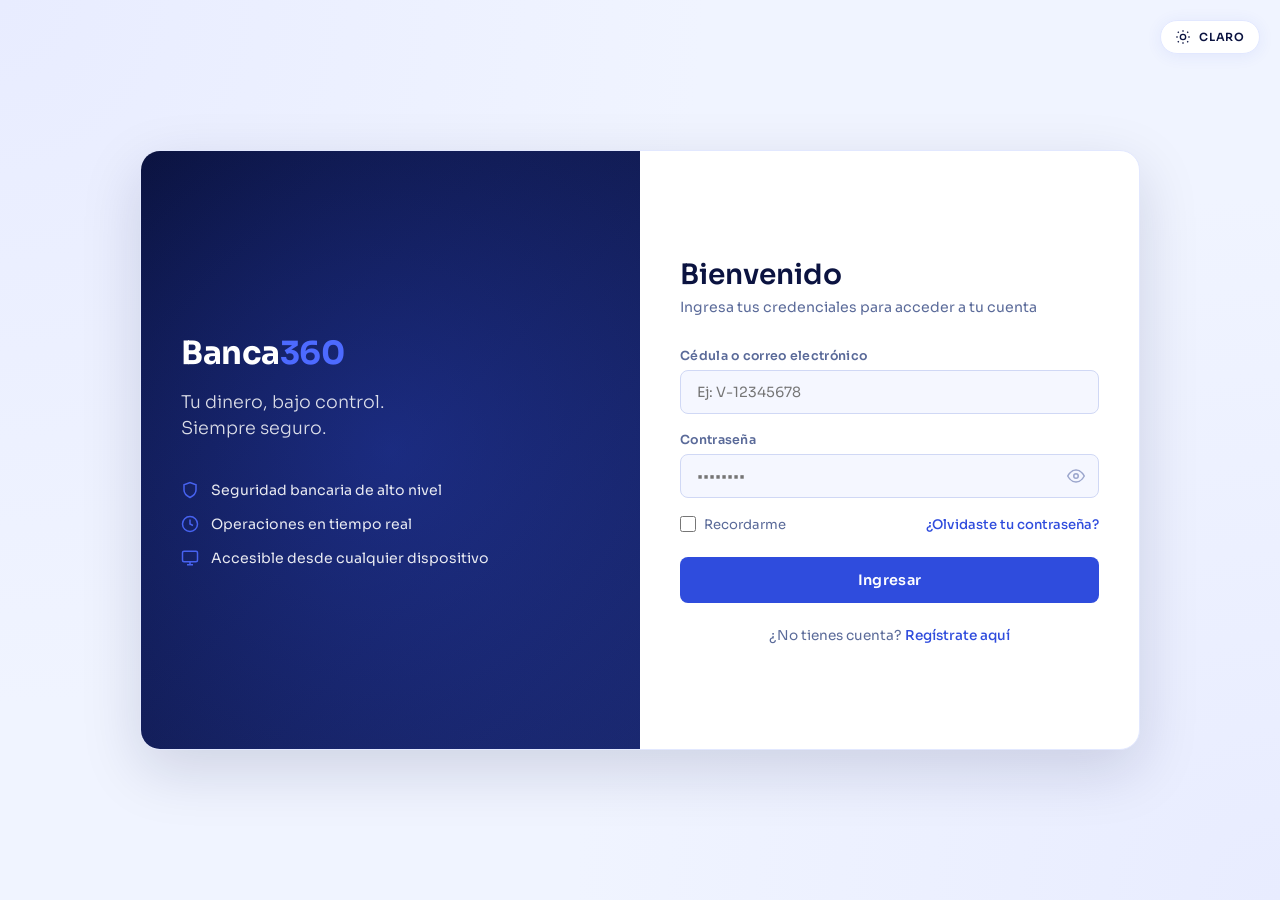
<file: index.html>
<!DOCTYPE html>
<html lang="es" data-theme="light">
<head>
  <meta charset="UTF-8"/>
  <meta name="viewport" content="width=device-width, initial-scale=1.0"/>
  <title>Banca 360 — Iniciar Sesión</title>
  <link href="https://fonts.googleapis.com/css2?family=Sora:wght@300;400;500;600;700&family=JetBrains+Mono:wght@400;500&display=swap" rel="stylesheet"/>
  <link rel="stylesheet" href="styles/main.css"/>
  <link rel="stylesheet" href="styles/auth.css"/>
</head>
<body class="auth-page">

  <!-- Botón flotante de tema -->
  <button class="theme-toggle-float" onclick="Theme.toggle()">
    <svg id="iconSun" fill="none" stroke="currentColor" stroke-width="2" viewBox="0 0 24 24" width="16" height="16">
      <circle cx="12" cy="12" r="4"/>
      <path d="M12 2v2M12 20v2M4.22 4.22l1.42 1.42M18.36 18.36l1.42 1.42M2 12h2M20 12h2M4.22 19.78l1.42-1.42M18.36 5.64l1.42-1.42"/>
    </svg>
    <svg id="iconMoon" fill="none" stroke="currentColor" stroke-width="2" viewBox="0 0 24 24" width="16" height="16" style="display:none">
      <path d="M21 12.79A9 9 0 1111.21 3 7 7 0 0021 12.79z"/>
    </svg>
    <span id="themeLabel">CLARO</span>
  </button>

  <div class="auth-container">

    <!-- Panel izquierdo: branding -->
    <div class="auth-brand animate-in">
      <div class="brand-logo">Banca<span>360</span></div>
      <p class="brand-tagline">Tu dinero, bajo control.<br/>Siempre seguro.</p>
      <div class="brand-features">
        <div class="brand-feature">
          <svg fill="none" stroke="currentColor" stroke-width="2" viewBox="0 0 24 24" width="18" height="18">
            <path d="M12 22s8-4 8-10V5l-8-3-8 3v7c0 6 8 10 8 10z"/>
          </svg>
          Seguridad bancaria de alto nivel
        </div>
        <div class="brand-feature">
          <svg fill="none" stroke="currentColor" stroke-width="2" viewBox="0 0 24 24" width="18" height="18">
            <circle cx="12" cy="12" r="10"/>
            <polyline points="12 6 12 12 16 14"/>
          </svg>
          Operaciones en tiempo real
        </div>
        <div class="brand-feature">
          <svg fill="none" stroke="currentColor" stroke-width="2" viewBox="0 0 24 24" width="18" height="18">
            <rect x="2" y="3" width="20" height="14" rx="2"/>
            <path d="M8 21h8M12 17v4"/>
          </svg>
          Accesible desde cualquier dispositivo
        </div>
      </div>
    </div>

    <!-- Panel derecho: formulario -->
    <div class="auth-form-panel animate-in" style="animation-delay:0.1s">
      <div class="auth-form-header">
        <h1>Bienvenido</h1>
        <p>Ingresa tus credenciales para acceder a tu cuenta</p>
      </div>

      <form id="loginForm" novalidate>

        <div class="input-group">
          <label for="email">Cédula o correo electrónico</label>
          <div class="input-wrap">
            <input
              type="text"
              id="email"
              placeholder="Ej: V-12345678"
              autocomplete="username"
            />
          </div>
          <span class="error-msg" id="emailError">Este campo es obligatorio.</span>
        </div>

        <div class="input-group">
          <label for="password">Contraseña</label>
          <div class="input-wrap">
            <input
              type="password"
              id="password"
              class="has-icon"
              placeholder="••••••••"
              autocomplete="current-password"
            />
            <span class="input-icon" onclick="togglePasswordVisibility()">
              <svg id="passEyeOpen" fill="none" stroke="currentColor" stroke-width="2" viewBox="0 0 24 24">
                <path d="M1 12s4-8 11-8 11 8 11 8-4 8-11 8-11-8-11-8z"/>
                <circle cx="12" cy="12" r="3"/>
              </svg>
              <svg id="passEyeClosed" fill="none" stroke="currentColor" stroke-width="2" viewBox="0 0 24 24" style="display:none">
                <path d="M17.94 17.94A10.07 10.07 0 0112 20c-7 0-11-8-11-8a18.45 18.45 0 015.06-5.94M9.9 4.24A9.12 9.12 0 0112 4c7 0 11 8 11 8a18.5 18.5 0 01-2.16 3.19m-6.72-1.07a3 3 0 11-4.24-4.24"/>
                <line x1="1" y1="1" x2="23" y2="23"/>
              </svg>
            </span>
          </div>
          <span class="error-msg" id="passwordError">La contraseña no puede estar vacía.</span>
        </div>

        <div class="login-options">
          <span class="error-msg login-general-error" id="loginGeneralError"></span>
          <label class="checkbox-wrap">
            <input type="checkbox" id="rememberMe"/>
            <span>Recordarme</span>
          </label>
          <a href="pages/recover.html" class="link-text">¿Olvidaste tu contraseña?</a>
        </div>

        <button type="submit" class="btn-primary" id="loginBtn">
          <span id="loginBtnText">Ingresar</span>
          <div class="spinner" id="loginSpinner"></div>
        </button>

      </form>

      <p class="auth-footer-text">
        ¿No tienes cuenta?
        <a href="pages/register.html" class="link-text">Regístrate aquí</a>
      </p>
    </div>

  </div>

  <script src="js/storage.js"></script>
  <script src="js/theme.js"></script>
  <script src="js/auth.js"></script>
  <script>
    Theme.init();
  </script>
</body>
</html>
</file>
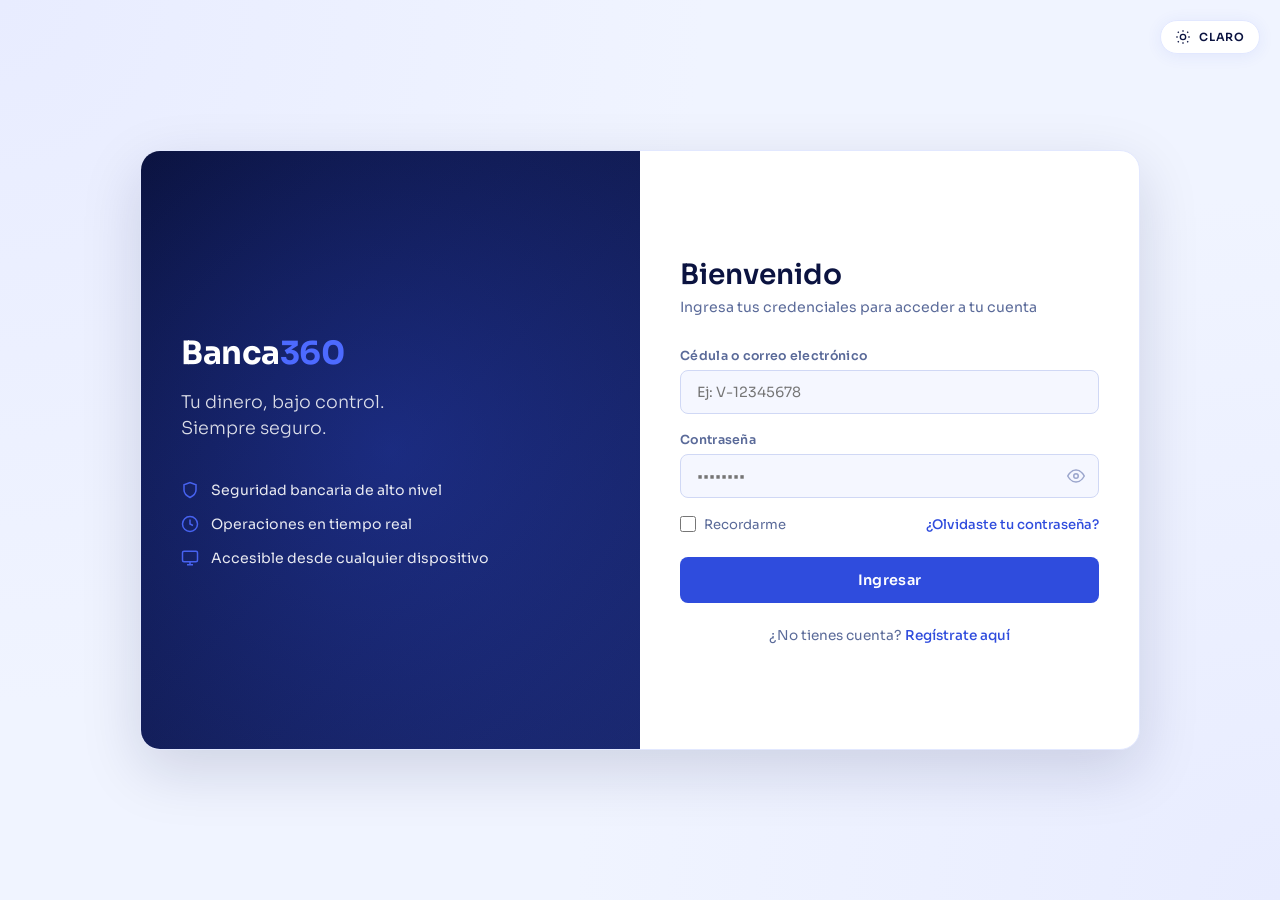
<file: pages/dashboard.html>
<!DOCTYPE html>
<html lang="es" data-theme="light">
<head>
  <meta charset="UTF-8"/>
  <meta name="viewport" content="width=device-width, initial-scale=1.0"/>
  <title>Banca 360 — Dashboard</title>
  <link href="https://fonts.googleapis.com/css2?family=Sora:wght@300;400;500;600;700&family=JetBrains+Mono:wght@400;500&display=swap" rel="stylesheet"/>
  <link rel="stylesheet" href="../styles/main.css"/>
  <link rel="stylesheet" href="../styles/dashboard.css"/>
</head>
<body>

  <div class="app-shell">

    <!-- ============ SIDEBAR ============ -->
    <aside class="sidebar">
      <div class="sidebar-logo">Banca<span>360</span></div>

      <nav class="sidebar-nav">
        <a href="dashboard.html" class="sidebar-link active">
          <svg fill="none" stroke="currentColor" stroke-width="2" viewBox="0 0 24 24">
            <rect x="3" y="3" width="7" height="7"/>
            <rect x="14" y="3" width="7" height="7"/>
            <rect x="14" y="14" width="7" height="7"/>
            <rect x="3" y="14" width="7" height="7"/>
          </svg>
          Dashboard
        </a>
        <a href="transfer.html" class="sidebar-link">
          <svg fill="none" stroke="currentColor" stroke-width="2" viewBox="0 0 24 24">
            <line x1="17" y1="3" x2="21" y2="7"/>
            <polyline points="21 7 21 11 17 11"/>
            <line x1="7" y1="21" x2="3" y2="17"/>
            <polyline points="3 17 3 13 7 13"/>
            <line x1="3" y1="17" x2="21" y2="7"/>
          </svg>
          Transferencias
        </a>
        <a href="mobile-payment.html" class="sidebar-link">
          <svg fill="none" stroke="currentColor" stroke-width="2" viewBox="0 0 24 24">
            <rect x="5" y="2" width="14" height="20" rx="2"/>
            <line x1="12" y1="18" x2="12.01" y2="18"/>
          </svg>
          Pago Móvil
        </a>
        <a href="deposit.html" class="sidebar-link">
          <svg fill="none" stroke="currentColor" stroke-width="2" viewBox="0 0 24 24">
            <line x1="12" y1="5" x2="12" y2="19"/>
            <line x1="5" y1="12" x2="19" y2="12"/>
          </svg>
          Depósitos
        </a>
        <a href="history.html" class="sidebar-link">
          <svg fill="none" stroke="currentColor" stroke-width="2" viewBox="0 0 24 24">
            <line x1="8" y1="6" x2="21" y2="6"/>
            <line x1="8" y1="12" x2="21" y2="12"/>
            <line x1="8" y1="18" x2="21" y2="18"/>
            <circle cx="4" cy="6" r="1"/>
            <circle cx="4" cy="12" r="1"/>
            <circle cx="4" cy="18" r="1"/>
          </svg>
          Historial
        </a>
        <a href="profile.html" class="sidebar-link">
          <svg fill="none" stroke="currentColor" stroke-width="2" viewBox="0 0 24 24">
            <path d="M20 21v-2a4 4 0 00-4-4H8a4 4 0 00-4 4v2"/>
            <circle cx="12" cy="7" r="4"/>
          </svg>
          Perfil
        </a>
      </nav>

      <div class="sidebar-footer">
        <a href="#" class="sidebar-link" onclick="AuthGuard.logout(); return false;">
          <svg fill="none" stroke="currentColor" stroke-width="2" viewBox="0 0 24 24">
            <path d="M9 21H5a2 2 0 01-2-2V5a2 2 0 012-2h4"/>
            <polyline points="16 17 21 12 16 7"/>
            <line x1="21" y1="12" x2="9" y2="12"/>
          </svg>
          Cerrar sesión
        </a>
      </div>
    </aside>

    <!-- ============ MAIN ============ -->
    <main class="app-main">

      <!-- TOPBAR -->
      <header class="topbar">
        <div class="topbar-greeting">
          Hola, <strong id="greetingName">—</strong>
        </div>
        <div class="topbar-actions">
          <button class="theme-toggle" onclick="Theme.toggle()">
            <svg id="iconSun" fill="none" stroke="currentColor" stroke-width="2" viewBox="0 0 24 24" width="14" height="14">
              <circle cx="12" cy="12" r="4"/>
              <path d="M12 2v2M12 20v2M4.22 4.22l1.42 1.42M18.36 18.36l1.42 1.42M2 12h2M20 12h2M4.22 19.78l1.42-1.42M18.36 5.64l1.42-1.42"/>
            </svg>
            <svg id="iconMoon" fill="none" stroke="currentColor" stroke-width="2" viewBox="0 0 24 24" width="14" height="14" style="display:none">
              <path d="M21 12.79A9 9 0 1111.21 3 7 7 0 0021 12.79z"/>
            </svg>
            <span id="themeLabel">CLARO</span>
          </button>
        </div>
      </header>

      <!-- CONTENT -->
      <section class="content">
        <h1 class="page-title">Resumen de cuenta</h1>

        <!-- TARJETA DE SALDO -->
        <div class="balance-card">
          <div class="balance-label">Saldo disponible</div>
          <div class="balance-row">
            <div class="balance-amount" id="balanceAmount">$0.00</div>
            <button class="balance-toggle" onclick="toggleBalance()" title="Mostrar/ocultar saldo">
              <svg id="balanceEyeOpen" fill="none" stroke="currentColor" stroke-width="2" viewBox="0 0 24 24" width="18" height="18">
                <path d="M1 12s4-8 11-8 11 8 11 8-4 8-11 8-11-8-11-8z"/>
                <circle cx="12" cy="12" r="3"/>
              </svg>
              <svg id="balanceEyeClosed" fill="none" stroke="currentColor" stroke-width="2" viewBox="0 0 24 24" width="18" height="18" style="display:none">
                <path d="M17.94 17.94A10.07 10.07 0 0112 20c-7 0-11-8-11-8a18.45 18.45 0 015.06-5.94M9.9 4.24A9.12 9.12 0 0112 4c7 0 11 8 11 8a18.5 18.5 0 01-2.16 3.19m-6.72-1.07a3 3 0 11-4.24-4.24"/>
                <line x1="1" y1="1" x2="23" y2="23"/>
              </svg>
            </button>
          </div>
        </div>

        <!-- ACCESOS RÁPIDOS -->
        <div class="quick-actions">
          <a href="transfer.html" class="quick-action">
            <svg fill="none" stroke="currentColor" stroke-width="2" viewBox="0 0 24 24" width="22" height="22">
              <line x1="17" y1="3" x2="21" y2="7"/>
              <polyline points="21 7 21 11 17 11"/>
              <line x1="7" y1="21" x2="3" y2="17"/>
              <polyline points="3 17 3 13 7 13"/>
              <line x1="3" y1="17" x2="21" y2="7"/>
            </svg>
            Transferir
          </a>
          <a href="mobile-payment.html" class="quick-action">
            <svg fill="none" stroke="currentColor" stroke-width="2" viewBox="0 0 24 24" width="22" height="22">
              <rect x="5" y="2" width="14" height="20" rx="2"/>
              <line x1="12" y1="18" x2="12.01" y2="18"/>
            </svg>
            Pago Móvil
          </a>
          <a href="deposit.html" class="quick-action">
            <svg fill="none" stroke="currentColor" stroke-width="2" viewBox="0 0 24 24" width="22" height="22">
              <line x1="12" y1="5" x2="12" y2="19"/>
              <line x1="5" y1="12" x2="19" y2="12"/>
            </svg>
            Depositar
          </a>
        </div>

        <!-- ÚLTIMAS 3 TRANSACCIONES -->
        <div class="section-header">
          <h2 class="section-title">Últimas transacciones</h2>
          <a href="history.html" class="link-text">Ver todas →</a>
        </div>
        <div class="tx-list" id="txList">
          <!-- Se inserta desde dashboard.js -->
        </div>

      </section>
    </main>

  </div>

  <!-- Scripts (orden importa) -->
  <script src="../js/storage.js"></script>
  <script src="../js/theme.js"></script>
  <script src="../js/auth-guard.js"></script>
  <script src="../js/dashboard.js"></script>
  <script>
    // 1. Verificar sesión activa. Si no, redirige al login.
    const currentUser = AuthGuard.protect();

    // 2. Si hay usuario, inicializar tema y dashboard.
    if (currentUser) {
      Theme.init();
      Dashboard.init(currentUser);
    }
  </script>
</body>
</html>
</file>
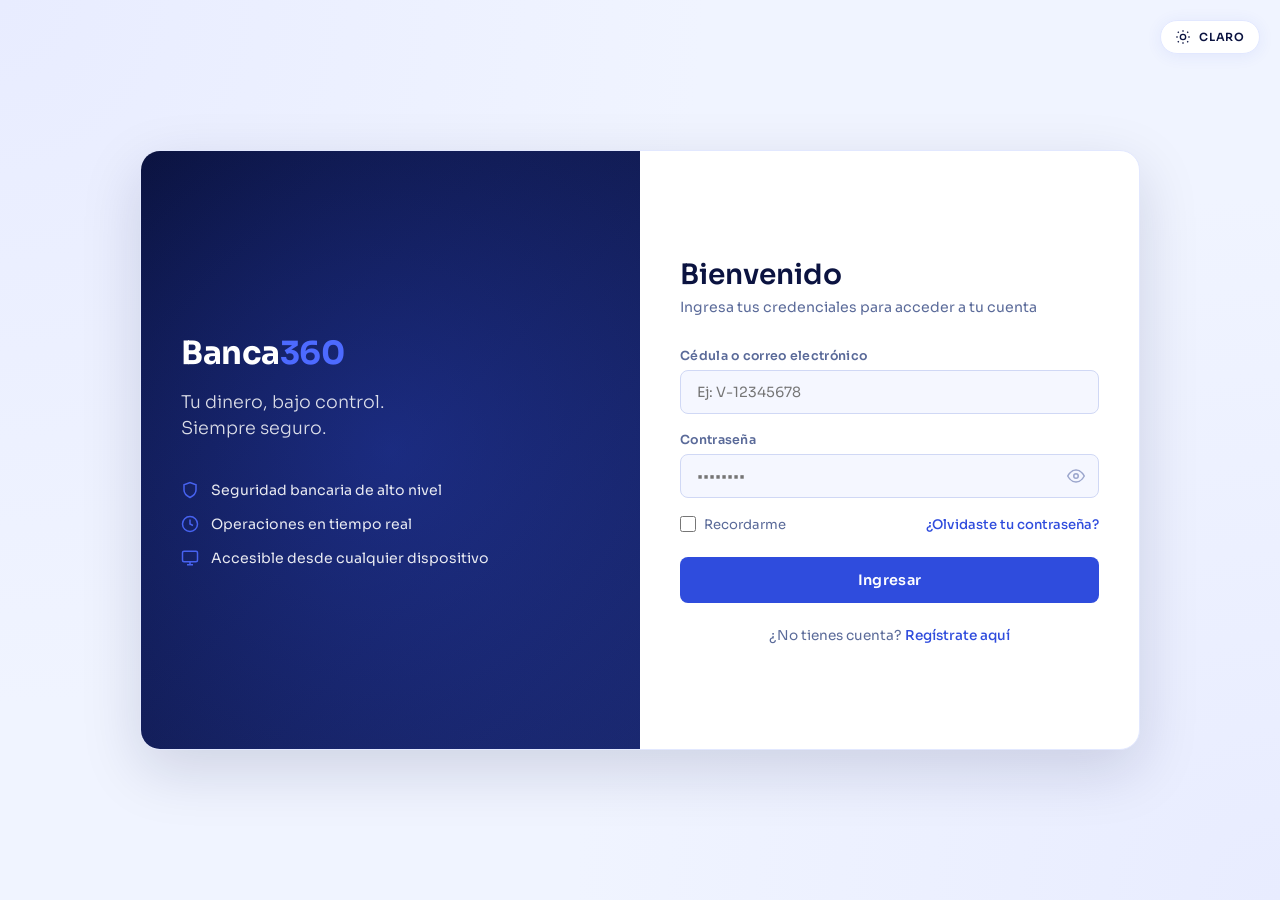
<file: pages/deposit.html>
<!DOCTYPE html>
<html lang="es" data-theme="light">
<head>
  <meta charset="UTF-8"/>
  <meta name="viewport" content="width=device-width, initial-scale=1.0"/>
  <title>Banca 360 — Depósitos</title>

  <link href="https://fonts.googleapis.com/css2?family=Sora:wght@300;400;500;600;700&family=JetBrains+Mono:wght@400;500&display=swap" rel="stylesheet"/>
  <link rel="stylesheet" href="../styles/main.css"/>
  <link rel="stylesheet" href="../styles/dashboard.css"/>
</head>

<body>
  <div class="app-shell">

    <aside class="sidebar">
      <div>
        <div class="sidebar-logo">Banca<span>360</span></div>

        <nav class="sidebar-nav">
          <a href="dashboard.html" class="sidebar-link">Dashboard</a>
          <a href="transfer.html" class="sidebar-link">Transferencias</a>
          <a href="mobile-payment.html" class="sidebar-link">Pago Móvil</a>
          <a href="deposit.html" class="sidebar-link active">Depósitos</a>
          <a href="history.html" class="sidebar-link">Historial</a>
          <a href="profile.html" class="sidebar-link">Perfil</a>
        </nav>
      </div>

      <div class="sidebar-footer">
        <a href="#" class="sidebar-link" onclick="AuthGuard.logout(); return false;">
          Cerrar sesión
        </a>
      </div>
    </aside>

    <main class="app-main">

      <header class="topbar">
        <div class="topbar-greeting">
          Hola, <strong id="greetingName">—</strong>
        </div>

        <button class="theme-toggle" onclick="Theme.toggle()">
          <svg id="iconSun" fill="none" stroke="currentColor" stroke-width="2" viewBox="0 0 24 24" width="14" height="14">
            <circle cx="12" cy="12" r="4"/>
            <path d="M12 2v2M12 20v2M4.22 4.22l1.42 1.42M18.36 18.36l1.42 1.42M2 12h2M20 12h2M4.22 19.78l1.42-1.42M18.36 5.64l1.42-1.42"/>
          </svg>
          <svg id="iconMoon" fill="none" stroke="currentColor" stroke-width="2" viewBox="0 0 24 24" width="14" height="14" style="display:none">
            <path d="M21 12.79A9 9 0 1111.21 3 7 7 0 0021 12.79z"/>
          </svg>
          <span id="themeLabel">CLARO</span>
        </button>
      </header>

      <section class="content">
        <h1 class="page-title">Registrar depósito</h1>

        <div class="card" style="max-width: 560px;">
          <form id="depositForm" novalidate>

            <div class="input-group">
              <label for="amount">Monto a depositar</label>
              <div class="input-wrap">
                <input
                  type="number"
                  id="amount"
                  placeholder="Ej: 100"
                  min="1"
                  step="0.01"
                />
              </div>
              <span class="error-msg" id="amountError">Ingresa un monto válido mayor a cero.</span>
            </div>

            <div class="input-group">
              <label for="description">Descripción</label>
              <div class="input-wrap">
                <input
                  type="text"
                  id="description"
                  placeholder="Ej: Depósito en taquilla"
                />
              </div>
              <span class="error-msg" id="descriptionError">La descripción es obligatoria.</span>
            </div>

            <div class="input-group">
              <label for="counterparty">Origen del depósito</label>
              <div class="input-wrap">
                <input
                  type="text"
                  id="counterparty"
                  placeholder="Ej: Cajero #01"
                />
              </div>
              <span class="error-msg" id="counterpartyError">El origen del depósito es obligatorio.</span>
            </div>

            <button type="submit" class="btn-primary">
              Registrar depósito
            </button>

            <p id="depositMessage" class="auth-footer-text"></p>
          </form>
        </div>
      </section>

    </main>
  </div>

  <script src="../js/storage.js"></script>
  <script src="../js/theme.js"></script>
  <script src="../js/auth-guard.js"></script>
  <script src="../js/deposit.js"></script>

  <script>
    const currentUser = AuthGuard.protect();

    if (currentUser) {
      Theme.init();
      Deposit.init(currentUser);
    }
  </script>
</body>
</html>
</file>
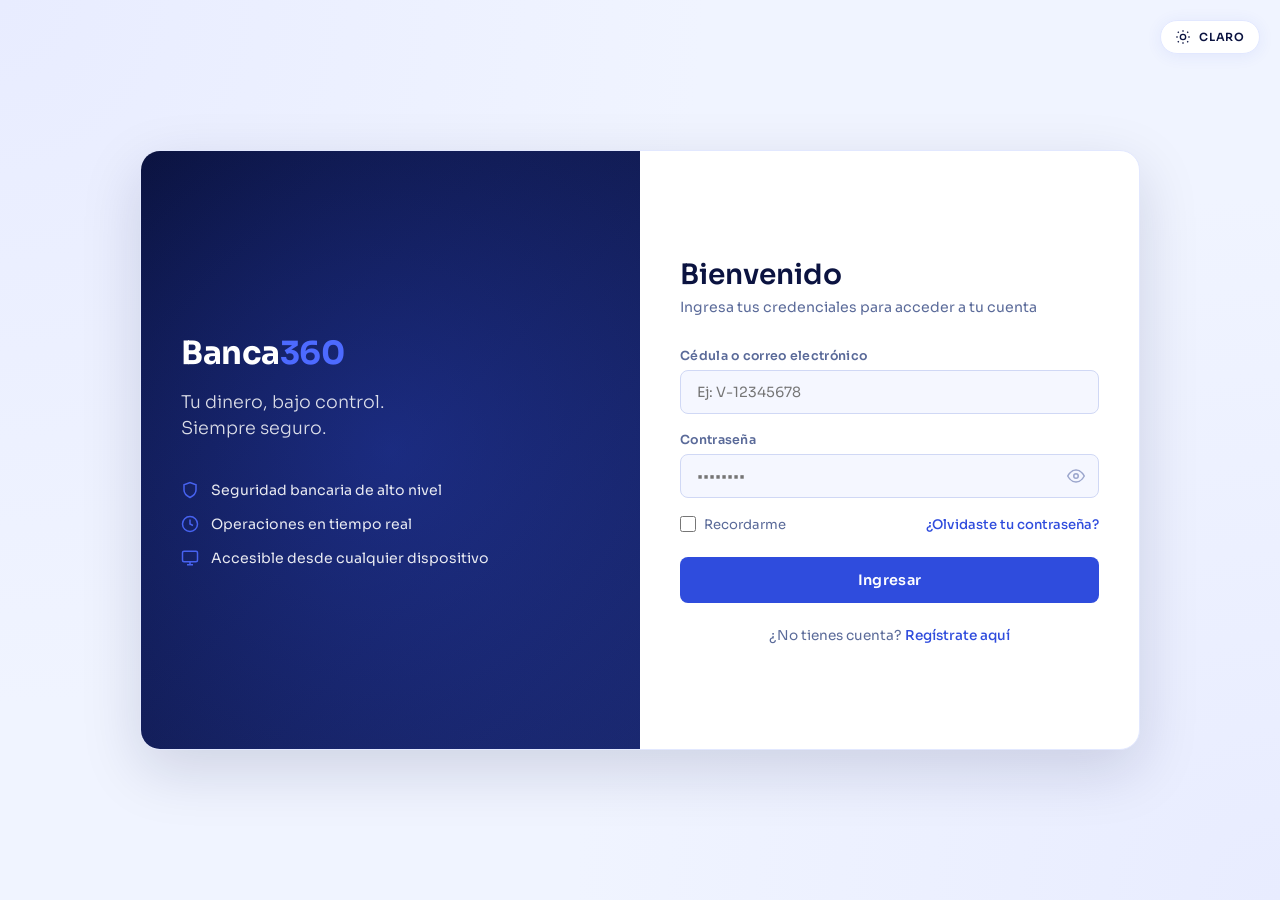
<file: pages/history.html>
<!DOCTYPE html>
<html lang="es" data-theme="light">
<head>
  <meta charset="UTF-8"/>
  <meta name="viewport" content="width=device-width, initial-scale=1.0"/>
  <title>Banca 360 — Historial</title>

  <link href="https://fonts.googleapis.com/css2?family=Sora:wght@300;400;500;600;700&family=JetBrains+Mono:wght@400;500&display=swap" rel="stylesheet"/>
  <link rel="stylesheet" href="../styles/main.css"/>
  <link rel="stylesheet" href="../styles/dashboard.css"/>
</head>

<body>
  <div class="app-shell">

    <aside class="sidebar">
      <div>
        <div class="sidebar-logo">Banca<span>360</span></div>

        <nav class="sidebar-nav">
          <a href="dashboard.html" class="sidebar-link">Dashboard</a>
          <a href="transfer.html" class="sidebar-link">Transferencias</a>
          <a href="mobile-payment.html" class="sidebar-link">Pago Móvil</a>
          <a href="deposit.html" class="sidebar-link">Depósitos</a>
          <a href="history.html" class="sidebar-link active">Historial</a>
          <a href="profile.html" class="sidebar-link">Perfil</a>
        </nav>
      </div>

      <div class="sidebar-footer">
        <a href="#" class="sidebar-link" onclick="AuthGuard.logout(); return false;">
          Cerrar sesión
        </a>
      </div>
    </aside>

    <main class="app-main">

      <header class="topbar">
        <div class="topbar-greeting">
          Hola, <strong id="greetingName">—</strong>
        </div>

        <button class="theme-toggle" onclick="Theme.toggle()">
          <svg id="iconSun" fill="none" stroke="currentColor" stroke-width="2" viewBox="0 0 24 24" width="14" height="14">
            <circle cx="12" cy="12" r="4"/>
            <path d="M12 2v2M12 20v2M4.22 4.22l1.42 1.42M18.36 18.36l1.42 1.42M2 12h2M20 12h2M4.22 19.78l1.42-1.42M18.36 5.64l1.42-1.42"/>
          </svg>
          <svg id="iconMoon" fill="none" stroke="currentColor" stroke-width="2" viewBox="0 0 24 24" width="14" height="14" style="display:none">
            <path d="M21 12.79A9 9 0 1111.21 3 7 7 0 0021 12.79z"/>
          </svg>
          <span id="themeLabel">CLARO</span>
        </button>
      </header>

      <section class="content">
        <h1 class="page-title">Historial de movimientos</h1>

        <div class="card" style="margin-bottom: 24px;">
          <div style="display:flex; gap:12px; flex-wrap:wrap;">
            <button type="button" class="filter-btn active" data-filter="all">
              Todos
            </button>

            <button type="button" class="filter-btn" data-filter="in">
              Solo entradas
            </button>

            <button type="button" class="filter-btn" data-filter="out">
              Solo salidas
            </button>
          </div>
        </div>

        <div class="tx-list" id="historyList">
          <!-- Se inserta desde history.js -->
        </div>

      </section>

    </main>
  </div>

  <script src="../js/storage.js"></script>
  <script src="../js/theme.js"></script>
  <script src="../js/auth-guard.js"></script>
  <script src="../js/history.js"></script>

  <script>
    const currentUser = AuthGuard.protect();

    if (currentUser) {
      Theme.init();
      HistoryPage.init(currentUser);
    }
  </script>
</body>
</html>
</file>
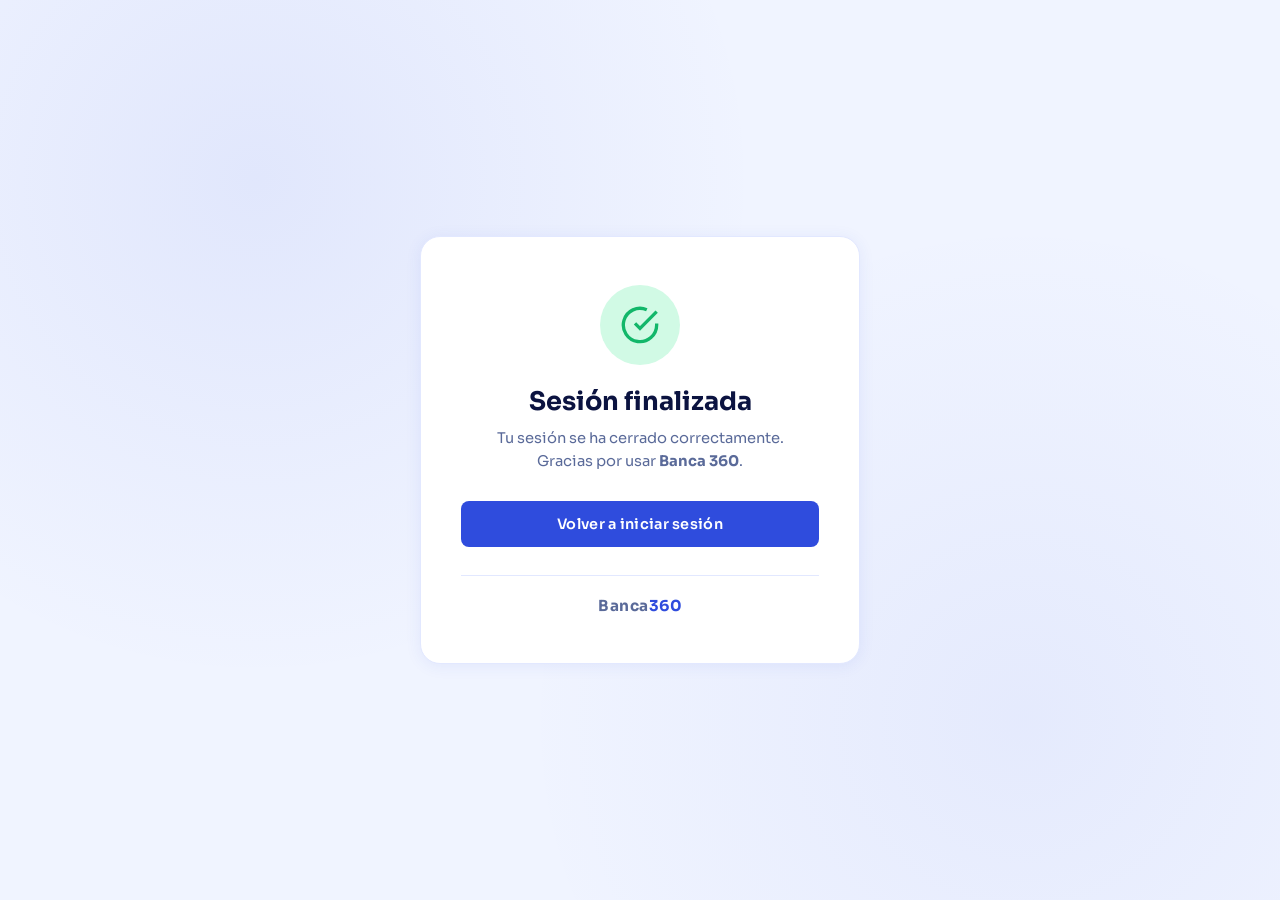
<file: pages/logout.html>
<!DOCTYPE html>
<html lang="es" data-theme="light">
<head>
  <meta charset="UTF-8"/>
  <meta name="viewport" content="width=device-width, initial-scale=1.0"/>
  <title>Banca 360 — Sesión finalizada</title>
  <link href="https://fonts.googleapis.com/css2?family=Sora:wght@300;400;500;600;700&display=swap" rel="stylesheet"/>
  <link rel="stylesheet" href="../styles/main.css"/>
  <link rel="stylesheet" href="../styles/dashboard.css"/>
</head>
<body>

  <div class="logout-screen">

    <div class="logout-card animate-in">

      <div class="logout-icon">
        <svg fill="none" stroke="currentColor" stroke-width="2" viewBox="0 0 24 24">
          <path d="M22 11.08V12a10 10 0 11-5.93-9.14"/>
          <polyline points="22 4 12 14.01 9 11.01"/>
        </svg>
      </div>

      <h1 class="logout-title">Sesión finalizada</h1>
      <p class="logout-subtitle">
        Tu sesión se ha cerrado correctamente.<br/>
        Gracias por usar <strong>Banca 360</strong>.
      </p>

      <a href="../index.html" class="btn-primary logout-action">
        Volver a iniciar sesión
      </a>

      <div class="logout-brand">
        Banca<span>360</span>
      </div>

    </div>

  </div>

  <script src="../js/storage.js"></script>
  <script src="../js/theme.js"></script>
  <script>
    // Mantener el tema elegido por el usuario.
    Theme.init();
    // Asegurarnos de que la sesión esté cerrada al llegar aquí.
    BancaStorage.clearSession();
  </script>
</body>
</html>
</file>
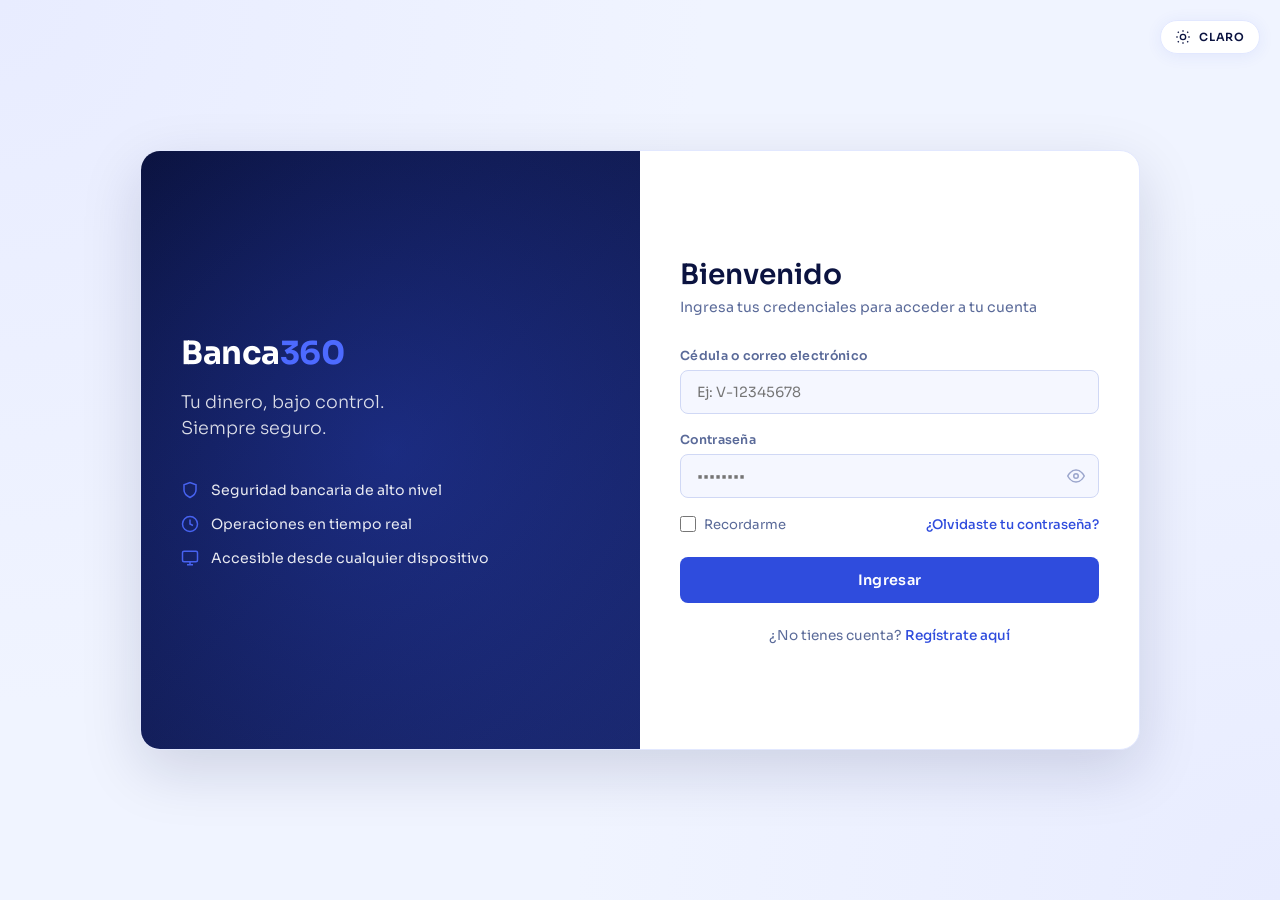
<file: pages/mobile-payment.html>
<!DOCTYPE html>
<html lang="es" data-theme="light">
<head>
  <meta charset="UTF-8"/>
  <meta name="viewport" content="width=device-width, initial-scale=1.0"/>
  <title>Banca 360 — Pago Móvil</title>

  <link href="https://fonts.googleapis.com/css2?family=Sora:wght@300;400;500;600;700&family=JetBrains+Mono:wght@400;500&display=swap" rel="stylesheet"/>
  <link rel="stylesheet" href="../styles/main.css"/>
  <link rel="stylesheet" href="../styles/dashboard.css"/>
</head>

<body>
  <div class="app-shell">

    <aside class="sidebar">
      <div>
        <div class="sidebar-logo">Banca<span>360</span></div>

        <nav class="sidebar-nav">
          <a href="dashboard.html" class="sidebar-link">Dashboard</a>
          <a href="transfer.html" class="sidebar-link">Transferencias</a>
          <a href="mobile-payment.html" class="sidebar-link active">Pago Móvil</a>
          <a href="deposit.html" class="sidebar-link">Depósitos</a>
          <a href="history.html" class="sidebar-link">Historial</a>
          <a href="profile.html" class="sidebar-link">Perfil</a>
        </nav>
      </div>

      <div class="sidebar-footer">
        <a href="#" class="sidebar-link" onclick="AuthGuard.logout(); return false;">
          Cerrar sesión
        </a>
      </div>
    </aside>

    <main class="app-main">

      <header class="topbar">
        <div class="topbar-greeting">
          Hola, <strong id="greetingName">—</strong>
        </div>

        <button class="theme-toggle" onclick="Theme.toggle()">
          <svg id="iconSun" fill="none" stroke="currentColor" stroke-width="2" viewBox="0 0 24 24" width="14" height="14">
            <circle cx="12" cy="12" r="4"/>
            <path d="M12 2v2M12 20v2M4.22 4.22l1.42 1.42M18.36 18.36l1.42 1.42M2 12h2M20 12h2M4.22 19.78l1.42-1.42M18.36 5.64l1.42-1.42"/>
          </svg>
          <svg id="iconMoon" fill="none" stroke="currentColor" stroke-width="2" viewBox="0 0 24 24" width="14" height="14" style="display:none">
            <path d="M21 12.79A9 9 0 1111.21 3 7 7 0 0021 12.79z"/>
          </svg>
          <span id="themeLabel">CLARO</span>
        </button>
      </header>

      <section class="content">
        <h1 class="page-title">Realizar pago móvil</h1>

        <div class="card" style="max-width: 620px;">
          <form id="mobilePaymentForm" novalidate>

            <div class="input-group">
              <label for="beneficiary">Beneficiario</label>
              <div class="input-wrap">
                <input
                  type="text"
                  id="beneficiary"
                  placeholder="Ej: Carlos Rodríguez"
                />
              </div>
              <span class="error-msg" id="beneficiaryError">El beneficiario es obligatorio.</span>
            </div>

            <div class="input-group">
              <label for="bank">Banco destino</label>
              <div class="input-wrap">
                <input
                  type="text"
                  id="bank"
                  placeholder="Ej: Banco Mercantil"
                />
              </div>
              <span class="error-msg" id="bankError">El banco es obligatorio.</span>
            </div>

            <div class="input-group">
              <label for="phone">Teléfono</label>
              <div class="input-wrap">
                <input
                  type="text"
                  id="phone"
                  placeholder="Ej: 04141234567"
                />
              </div>
              <span class="error-msg" id="phoneError">El teléfono es obligatorio.</span>
            </div>

            <div class="input-group">
              <label for="documentId">Cédula / RIF</label>
              <div class="input-wrap">
                <input
                  type="text"
                  id="documentId"
                  placeholder="Ej: V-12345678"
                />
              </div>
              <span class="error-msg" id="documentIdError">La cédula o RIF es obligatorio.</span>
            </div>

            <div class="input-group">
              <label for="amount">Monto a pagar</label>
              <div class="input-wrap">
                <input
                  type="number"
                  id="amount"
                  placeholder="Ej: 50"
                  min="1"
                  step="0.01"
                />
              </div>
              <span class="error-msg" id="amountError">Ingresa un monto válido mayor a cero.</span>
            </div>

            <div class="input-group">
              <label for="description">Concepto</label>
              <div class="input-wrap">
                <input
                  type="text"
                  id="description"
                  placeholder="Ej: Pago móvil supermercado"
                />
              </div>
              <span class="error-msg" id="descriptionError">El concepto es obligatorio.</span>
            </div>

            <button type="submit" class="btn-primary">
              Enviar pago móvil
            </button>

            <p id="mobilePaymentMessage" class="auth-footer-text"></p>
          </form>
        </div>
      </section>

    </main>
  </div>

  <script src="../js/storage.js"></script>
  <script src="../js/theme.js"></script>
  <script src="../js/auth-guard.js"></script>
  <script src="../js/mobile-payment.js"></script>

  <script>
    const currentUser = AuthGuard.protect();

    if (currentUser) {
      Theme.init();
      MobilePayment.init(currentUser);
    }
  </script>
</body>
</html>
</file>
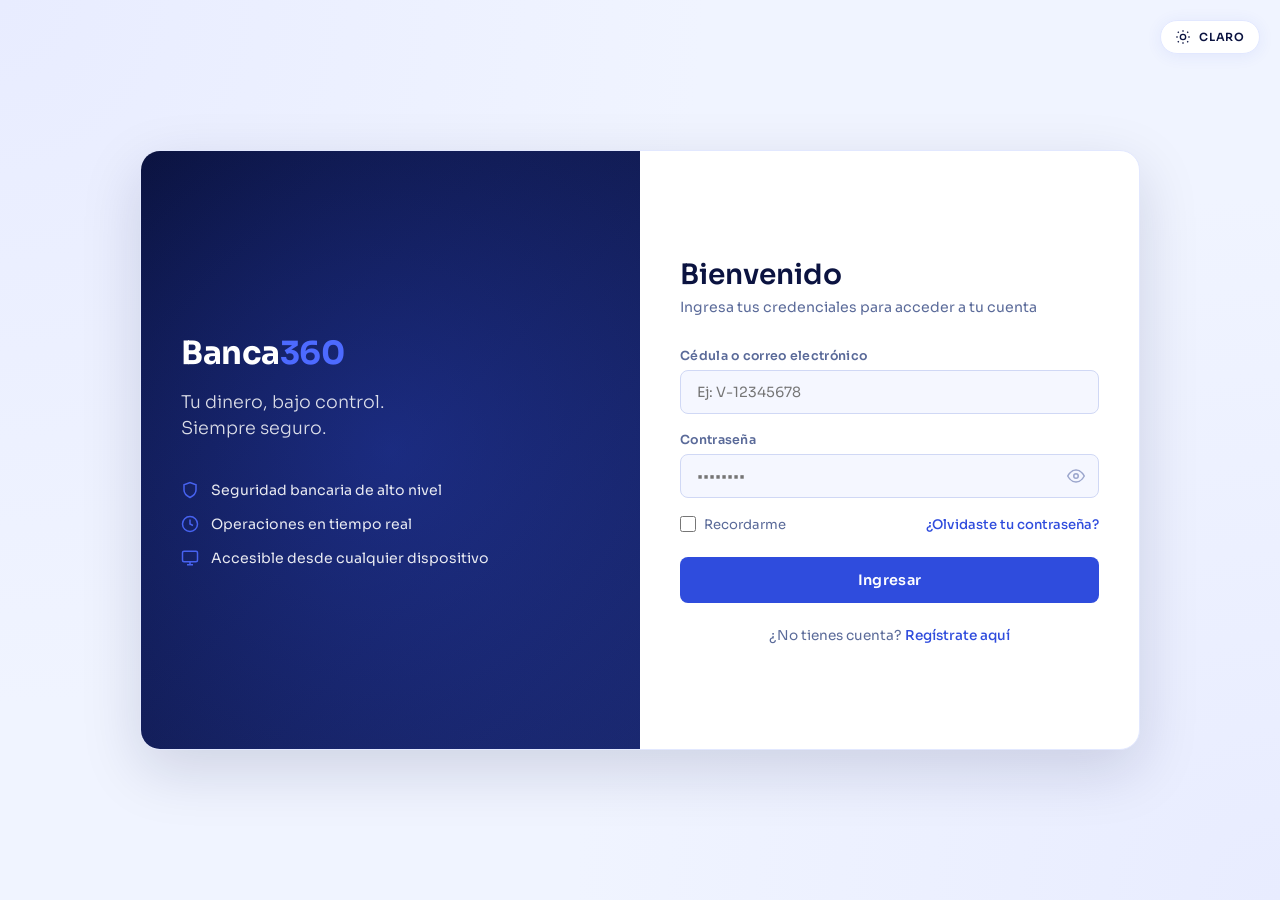
<file: pages/profile.html>
<!DOCTYPE html>
<html lang="es" data-theme="light">
<head>
  <meta charset="UTF-8"/>
  <meta name="viewport" content="width=device-width, initial-scale=1.0"/>
  <title>Banca 360 — Perfil</title>
  <link href="https://fonts.googleapis.com/css2?family=Sora:wght@300;400;500;600;700&family=JetBrains+Mono:wght@400;500&display=swap" rel="stylesheet"/>
  <link rel="stylesheet" href="../styles/main.css"/>
  <link rel="stylesheet" href="../styles/dashboard.css"/>
</head>
<body>

  <div class="app-shell">

    <!-- ============ SIDEBAR ============ -->
    <aside class="sidebar">
      <div class="sidebar-logo">Banca<span>360</span></div>

      <nav class="sidebar-nav">
        <a href="dashboard.html" class="sidebar-link">
          <svg fill="none" stroke="currentColor" stroke-width="2" viewBox="0 0 24 24">
            <rect x="3" y="3" width="7" height="7"/>
            <rect x="14" y="3" width="7" height="7"/>
            <rect x="14" y="14" width="7" height="7"/>
            <rect x="3" y="14" width="7" height="7"/>
          </svg>
          Dashboard
        </a>
        <a href="transfer.html" class="sidebar-link">
          <svg fill="none" stroke="currentColor" stroke-width="2" viewBox="0 0 24 24">
            <line x1="17" y1="3" x2="21" y2="7"/>
            <polyline points="21 7 21 11 17 11"/>
            <line x1="7" y1="21" x2="3" y2="17"/>
            <polyline points="3 17 3 13 7 13"/>
            <line x1="3" y1="17" x2="21" y2="7"/>
          </svg>
          Transferencias
        </a>
        <a href="mobile-payment.html" class="sidebar-link">
          <svg fill="none" stroke="currentColor" stroke-width="2" viewBox="0 0 24 24">
            <rect x="5" y="2" width="14" height="20" rx="2"/>
            <line x1="12" y1="18" x2="12.01" y2="18"/>
          </svg>
          Pago Móvil
        </a>
        <a href="deposit.html" class="sidebar-link">
          <svg fill="none" stroke="currentColor" stroke-width="2" viewBox="0 0 24 24">
            <line x1="12" y1="5" x2="12" y2="19"/>
            <line x1="5" y1="12" x2="19" y2="12"/>
          </svg>
          Depósitos
        </a>
        <a href="history.html" class="sidebar-link">
          <svg fill="none" stroke="currentColor" stroke-width="2" viewBox="0 0 24 24">
            <line x1="8" y1="6" x2="21" y2="6"/>
            <line x1="8" y1="12" x2="21" y2="12"/>
            <line x1="8" y1="18" x2="21" y2="18"/>
            <circle cx="4" cy="6" r="1"/>
            <circle cx="4" cy="12" r="1"/>
            <circle cx="4" cy="18" r="1"/>
          </svg>
          Historial
        </a>
        <a href="profile.html" class="sidebar-link active">
          <svg fill="none" stroke="currentColor" stroke-width="2" viewBox="0 0 24 24">
            <path d="M20 21v-2a4 4 0 00-4-4H8a4 4 0 00-4 4v2"/>
            <circle cx="12" cy="7" r="4"/>
          </svg>
          Perfil
        </a>
      </nav>

      <div class="sidebar-footer">
        <a href="#" class="sidebar-link" onclick="AuthGuard.logout(); return false;">
          <svg fill="none" stroke="currentColor" stroke-width="2" viewBox="0 0 24 24">
            <path d="M9 21H5a2 2 0 01-2-2V5a2 2 0 012-2h4"/>
            <polyline points="16 17 21 12 16 7"/>
            <line x1="21" y1="12" x2="9" y2="12"/>
          </svg>
          Cerrar sesión
        </a>
      </div>
    </aside>

    <!-- ============ MAIN ============ -->
    <main class="app-main">

      <!-- TOPBAR -->
      <header class="topbar">
        <div class="topbar-greeting">
          Hola, <strong id="greetingName">—</strong>
        </div>
        <div class="topbar-actions">
          <button class="theme-toggle" onclick="Theme.toggle()">
            <svg id="iconSun" fill="none" stroke="currentColor" stroke-width="2" viewBox="0 0 24 24" width="14" height="14">
              <circle cx="12" cy="12" r="4"/>
              <path d="M12 2v2M12 20v2M4.22 4.22l1.42 1.42M18.36 18.36l1.42 1.42M2 12h2M20 12h2M4.22 19.78l1.42-1.42M18.36 5.64l1.42-1.42"/>
            </svg>
            <svg id="iconMoon" fill="none" stroke="currentColor" stroke-width="2" viewBox="0 0 24 24" width="14" height="14" style="display:none">
              <path d="M21 12.79A9 9 0 1111.21 3 7 7 0 0021 12.79z"/>
            </svg>
            <span id="themeLabel">CLARO</span>
          </button>
        </div>
      </header>

      <!-- CONTENT -->
      <section class="content">
        <h1 class="page-title">Mi perfil</h1>

        <!-- ============ ENCABEZADO DE PERFIL ============ -->
        <div class="profile-header animate-in">
          <div class="profile-avatar" id="profileAvatar">—</div>
          <div class="profile-header-info">
            <h2 id="profileName">—</h2>
            <p id="profileEmail">—</p>
            <span class="badge accent" id="profileCedula">—</span>
          </div>
        </div>

        <!-- ============ GRID DE TARJETAS ============ -->
        <div class="profile-grid">

          <!-- ----- DATOS PERSONALES ----- -->
          <div class="card animate-in">
            <div class="section-header" style="margin-bottom: 18px;">
              <h2 class="section-title">Datos personales</h2>
            </div>

            <form id="profileForm" novalidate>

              <div class="input-group">
                <label for="fullName">Nombre completo</label>
                <div class="input-wrap">
                  <input type="text" id="fullName" placeholder="Ej. Juan Pérez"/>
                </div>
                <span class="error-msg" id="fullNameError">Ingresa tu nombre completo.</span>
              </div>

              <div class="input-group">
                <label for="email">Correo electrónico</label>
                <div class="input-wrap">
                  <input type="email" id="email" placeholder="correo@ejemplo.com"/>
                </div>
                <span class="error-msg" id="emailError">Ingresa un correo válido.</span>
              </div>

              <div class="input-group">
                <label for="cedula">Cédula <span class="field-hint">(no editable)</span></label>
                <div class="input-wrap">
                  <input type="text" id="cedula" disabled/>
                </div>
              </div>

              <div class="form-message" id="profileMessage"></div>

              <button type="submit" class="btn-primary">Guardar cambios</button>
            </form>
          </div>

          <!-- ----- CAMBIO DE CONTRASEÑA ----- -->
          <div class="card animate-in">
            <div class="section-header" style="margin-bottom: 18px;">
              <h2 class="section-title">Cambiar contraseña</h2>
            </div>

            <form id="passwordForm" novalidate>

              <div class="input-group">
                <label for="currentPassword">Contraseña actual</label>
                <div class="input-wrap">
                  <input type="password" id="currentPassword" class="has-icon" maxlength="6" inputmode="numeric"/>
                  <span class="input-icon" onclick="toggleFieldVisibility('currentPassword','eye1')">
                    <svg id="eye1" fill="none" stroke="currentColor" stroke-width="2" viewBox="0 0 24 24">
                      <path d="M1 12s4-8 11-8 11 8 11 8-4 8-11 8-11-8-11-8z"/>
                      <circle cx="12" cy="12" r="3"/>
                    </svg>
                  </span>
                </div>
                <span class="error-msg" id="currentPasswordError">Contraseña actual incorrecta.</span>
              </div>

              <div class="input-group">
                <label for="newPassword">Nueva contraseña <span class="field-hint">(6 dígitos numéricos)</span></label>
                <div class="input-wrap">
                  <input type="password" id="newPassword" class="has-icon" maxlength="6" inputmode="numeric"/>
                  <span class="input-icon" onclick="toggleFieldVisibility('newPassword','eye2')">
                    <svg id="eye2" fill="none" stroke="currentColor" stroke-width="2" viewBox="0 0 24 24">
                      <path d="M1 12s4-8 11-8 11 8 11 8-4 8-11 8-11-8-11-8z"/>
                      <circle cx="12" cy="12" r="3"/>
                    </svg>
                  </span>
                </div>
                <span class="error-msg" id="newPasswordError">Debe contener exactamente 6 dígitos numéricos.</span>
              </div>

              <div class="input-group">
                <label for="confirmPassword">Confirmar nueva contraseña</label>
                <div class="input-wrap">
                  <input type="password" id="confirmPassword" class="has-icon" maxlength="6" inputmode="numeric"/>
                  <span class="input-icon" onclick="toggleFieldVisibility('confirmPassword','eye3')">
                    <svg id="eye3" fill="none" stroke="currentColor" stroke-width="2" viewBox="0 0 24 24">
                      <path d="M1 12s4-8 11-8 11 8 11 8-4 8-11 8-11-8-11-8z"/>
                      <circle cx="12" cy="12" r="3"/>
                    </svg>
                  </span>
                </div>
                <span class="error-msg" id="confirmPasswordError">Las contraseñas no coinciden.</span>
              </div>

              <div class="form-message" id="passwordMessage"></div>

              <button type="submit" class="btn-primary">Actualizar contraseña</button>
            </form>
          </div>

        </div>

        <!-- ============ ZONA DE SESIÓN ============ -->
        <div class="card animate-in" style="margin-top: 24px;">
          <div class="logout-zone">
            <div>
              <h2 class="section-title">Cerrar sesión</h2>
              <p class="logout-zone-text">Finaliza tu sesión actual de forma segura.</p>
            </div>
            <button class="btn-outline btn-logout" onclick="AuthGuard.logout()">
              <svg fill="none" stroke="currentColor" stroke-width="2" viewBox="0 0 24 24" width="18" height="18">
                <path d="M9 21H5a2 2 0 01-2-2V5a2 2 0 012-2h4"/>
                <polyline points="16 17 21 12 16 7"/>
                <line x1="21" y1="12" x2="9" y2="12"/>
              </svg>
              Cerrar sesión
            </button>
          </div>
        </div>

      </section>
    </main>

  </div>

  <!-- Scripts (orden importa) -->
  <script src="../js/storage.js"></script>
  <script src="../js/theme.js"></script>
  <script src="../js/auth-guard.js"></script>
  <script src="../js/profile.js"></script>
  <script>
    // 1. Verificar sesión activa. Si no, redirige al login.
    const currentUser = AuthGuard.protect();

    // 2. Si hay usuario, inicializar tema y perfil.
    if (currentUser) {
      Theme.init();
      Profile.init(currentUser);
    }
  </script>
</body>
</html>
</file>
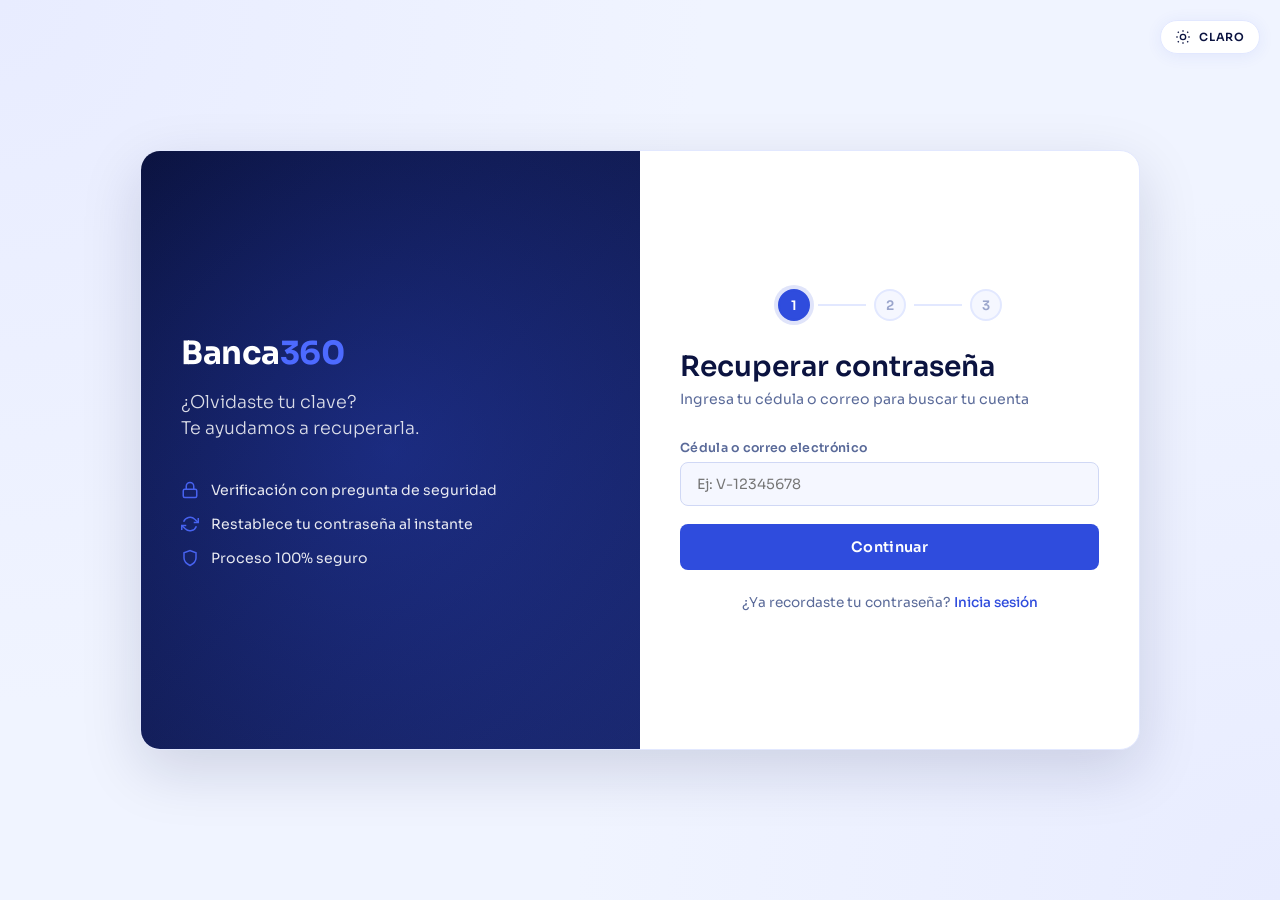
<file: pages/recover.html>
<!DOCTYPE html>
<html lang="es" data-theme="light">
<head>
  <meta charset="UTF-8"/>
  <meta name="viewport" content="width=device-width, initial-scale=1.0"/>
  <title>Banca 360 — Recuperar contraseña</title>
  <link href="https://fonts.googleapis.com/css2?family=Sora:wght@300;400;500;600;700&family=JetBrains+Mono:wght@400;500&display=swap" rel="stylesheet"/>
  <link rel="stylesheet" href="../styles/main.css"/>
  <link rel="stylesheet" href="../styles/auth.css"/>
</head>
<body class="auth-page">

  <!-- Botón flotante de tema -->
  <button class="theme-toggle-float" onclick="Theme.toggle()">
    <svg id="iconSun" fill="none" stroke="currentColor" stroke-width="2" viewBox="0 0 24 24" width="16" height="16">
      <circle cx="12" cy="12" r="4"/>
      <path d="M12 2v2M12 20v2M4.22 4.22l1.42 1.42M18.36 18.36l1.42 1.42M2 12h2M20 12h2M4.22 19.78l1.42-1.42M18.36 5.64l1.42-1.42"/>
    </svg>
    <svg id="iconMoon" fill="none" stroke="currentColor" stroke-width="2" viewBox="0 0 24 24" width="16" height="16" style="display:none">
      <path d="M21 12.79A9 9 0 1111.21 3 7 7 0 0021 12.79z"/>
    </svg>
    <span id="themeLabel">CLARO</span>
  </button>

  <div class="auth-container">

    <!-- Panel izquierdo: branding -->
    <div class="auth-brand animate-in">
      <div class="brand-logo">Banca<span>360</span></div>
      <p class="brand-tagline">¿Olvidaste tu clave?<br/>Te ayudamos a recuperarla.</p>
      <div class="brand-features">
        <div class="brand-feature">
          <svg fill="none" stroke="currentColor" stroke-width="2" viewBox="0 0 24 24" width="18" height="18">
            <rect x="3" y="11" width="18" height="11" rx="2"/>
            <path d="M7 11V7a5 5 0 0110 0v4"/>
          </svg>
          Verificación con pregunta de seguridad
        </div>
        <div class="brand-feature">
          <svg fill="none" stroke="currentColor" stroke-width="2" viewBox="0 0 24 24" width="18" height="18">
            <polyline points="23 4 23 10 17 10"/>
            <polyline points="1 20 1 14 7 14"/>
            <path d="M3.51 9a9 9 0 0114.85-3.36L23 10M1 14l4.64 4.36A9 9 0 0020.49 15"/>
          </svg>
          Restablece tu contraseña al instante
        </div>
        <div class="brand-feature">
          <svg fill="none" stroke="currentColor" stroke-width="2" viewBox="0 0 24 24" width="18" height="18">
            <path d="M12 22s8-4 8-10V5l-8-3-8 3v7c0 6 8 10 8 10z"/>
          </svg>
          Proceso 100% seguro
        </div>
      </div>
    </div>

    <!-- Panel derecho: formulario -->
    <div class="auth-form-panel animate-in" style="animation-delay:0.1s">

      <!-- Indicador de pasos -->
      <div class="step-indicator">
        <div class="step-dot active" id="dot1">1</div>
        <div class="step-line" id="line1"></div>
        <div class="step-dot" id="dot2">2</div>
        <div class="step-line" id="line2"></div>
        <div class="step-dot" id="dot3">3</div>
      </div>

      <!-- ============ PASO 1: identificar usuario ============ -->
      <div id="step1" class="recover-step">
        <div class="auth-form-header">
          <h1>Recuperar contraseña</h1>
          <p>Ingresa tu cédula o correo para buscar tu cuenta</p>
        </div>

        <form id="findUserForm" novalidate>
          <div class="input-group">
            <label for="identifier">Cédula o correo electrónico</label>
            <div class="input-wrap">
              <input
                type="text"
                id="identifier"
                placeholder="Ej: V-12345678"
                autocomplete="username"
              />
            </div>
            <span class="error-msg" id="identifierError">No encontramos una cuenta con esos datos.</span>
          </div>

          <button type="submit" class="btn-primary">Continuar</button>
        </form>
      </div>

      <!-- ============ PASO 2: responder pregunta de seguridad ============ -->
      <div id="step2" class="recover-step" style="display:none;">
        <div class="auth-form-header">
          <h1>Pregunta de seguridad</h1>
          <p>Responde la pregunta que configuraste al registrarte</p>
        </div>

        <form id="answerForm" novalidate>
          <div class="security-question-box">
            <span class="security-question-label">Tu pregunta:</span>
            <p class="security-question-text" id="questionDisplay">—</p>
          </div>

          <div class="input-group">
            <label for="answer">Tu respuesta</label>
            <div class="input-wrap">
              <input
                type="text"
                id="answer"
                placeholder="Escribe tu respuesta"
                autocomplete="off"
              />
            </div>
            <span class="error-msg" id="answerError">Respuesta incorrecta. Inténtalo de nuevo.</span>
          </div>

          <button type="submit" class="btn-primary">Verificar</button>
          <a href="#" class="link-text recover-back" onclick="Recover.goToStep(1); return false;">← Volver</a>
        </form>
      </div>

      <!-- ============ PASO 3: nueva contraseña ============ -->
      <div id="step3" class="recover-step" style="display:none;">
        <div class="auth-form-header">
          <h1>Nueva contraseña</h1>
          <p>Crea una nueva contraseña para tu cuenta</p>
        </div>

        <form id="newPasswordForm" novalidate>
          <div class="input-group">
            <label for="newPassword">Nueva contraseña <span class="field-hint">(6 dígitos numéricos)</span></label>
            <div class="input-wrap">
              <input
                type="password"
                id="newPassword"
                class="has-icon"
                placeholder="••••••"
                maxlength="6"
                inputmode="numeric"
              />
              <span class="input-icon" onclick="toggleVisibility('newPassword','eye1')">
                <svg id="eye1" fill="none" stroke="currentColor" stroke-width="2" viewBox="0 0 24 24">
                  <path d="M1 12s4-8 11-8 11 8 11 8-4 8-11 8-11-8-11-8z"/>
                  <circle cx="12" cy="12" r="3"/>
                </svg>
              </span>
            </div>
            <span class="error-msg" id="newPasswordError">Debe contener exactamente 6 dígitos numéricos.</span>
          </div>

          <div class="input-group">
            <label for="confirmNewPassword">Confirmar contraseña</label>
            <div class="input-wrap">
              <input
                type="password"
                id="confirmNewPassword"
                class="has-icon"
                placeholder="••••••"
                maxlength="6"
                inputmode="numeric"
              />
              <span class="input-icon" onclick="toggleVisibility('confirmNewPassword','eye2')">
                <svg id="eye2" fill="none" stroke="currentColor" stroke-width="2" viewBox="0 0 24 24">
                  <path d="M1 12s4-8 11-8 11 8 11 8-4 8-11 8-11-8-11-8z"/>
                  <circle cx="12" cy="12" r="3"/>
                </svg>
              </span>
            </div>
            <span class="error-msg" id="confirmNewPasswordError">Las contraseñas no coinciden.</span>
          </div>

          <div class="form-message" id="recoverMessage"></div>

          <button type="submit" class="btn-primary">Actualizar contraseña</button>
        </form>
      </div>

      <p class="auth-footer-text">
        ¿Ya recordaste tu contraseña?
        <a href="../index.html" class="link-text">Inicia sesión</a>
      </p>
    </div>

  </div>

  <script src="../js/storage.js"></script>
  <script src="../js/theme.js"></script>
  <script src="../js/recover.js"></script>
  <script>
    Theme.init();
  </script>
</body>
</html>
</file>
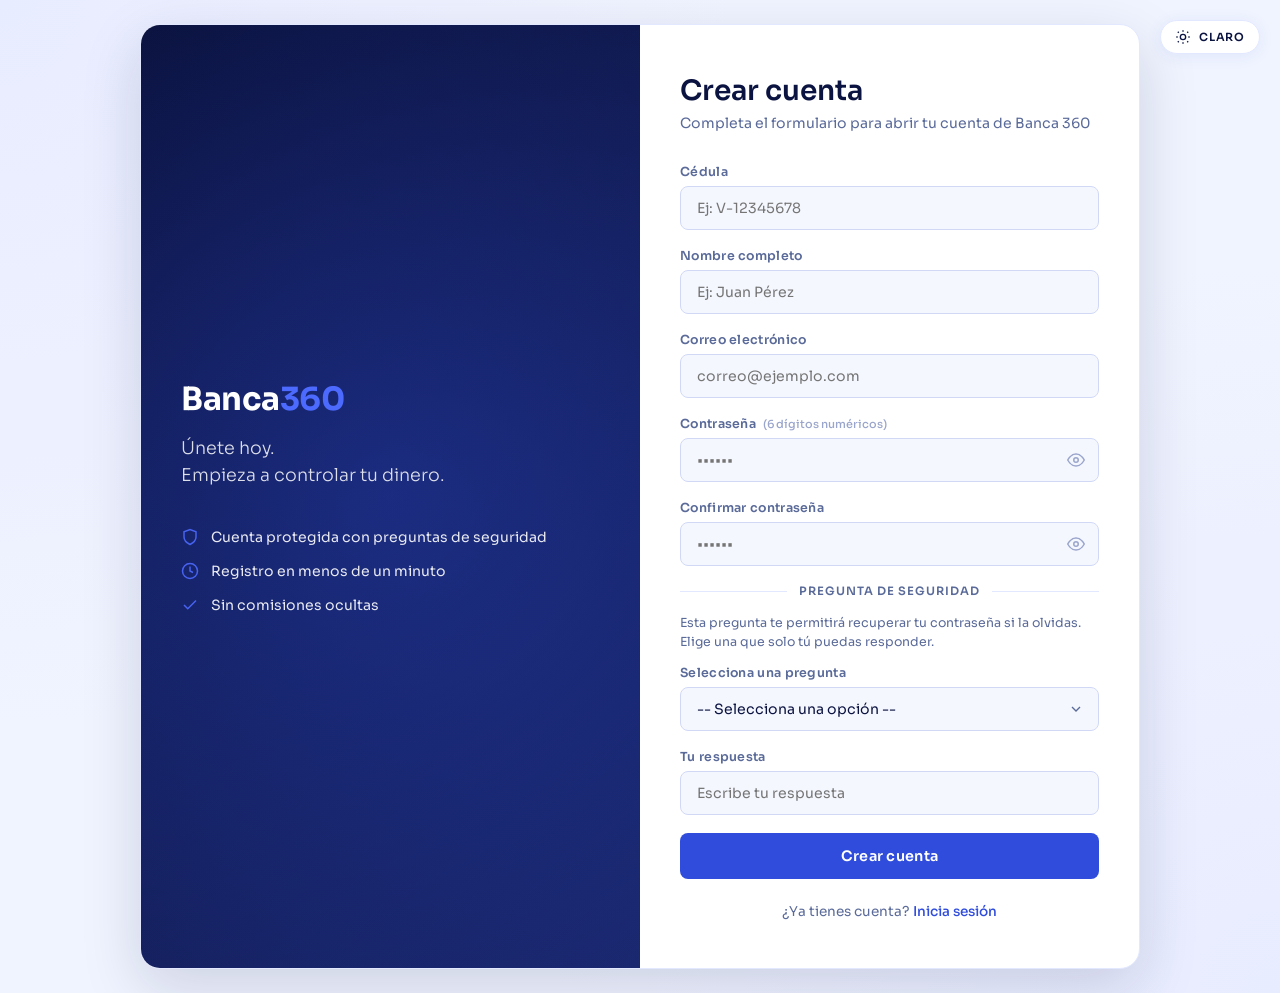
<file: pages/register.html>
<!DOCTYPE html>
<html lang="es" data-theme="light">
<head>
  <meta charset="UTF-8"/>
  <meta name="viewport" content="width=device-width, initial-scale=1.0"/>
  <title>Banca 360 — Crear cuenta</title>
  <link href="https://fonts.googleapis.com/css2?family=Sora:wght@300;400;500;600;700&family=JetBrains+Mono:wght@400;500&display=swap" rel="stylesheet"/>
  <link rel="stylesheet" href="../styles/main.css"/>
  <link rel="stylesheet" href="../styles/auth.css"/>
</head>
<body class="auth-page">

  <!-- Botón flotante de tema -->
  <button class="theme-toggle-float" onclick="Theme.toggle()">
    <svg id="iconSun" fill="none" stroke="currentColor" stroke-width="2" viewBox="0 0 24 24" width="16" height="16">
      <circle cx="12" cy="12" r="4"/>
      <path d="M12 2v2M12 20v2M4.22 4.22l1.42 1.42M18.36 18.36l1.42 1.42M2 12h2M20 12h2M4.22 19.78l1.42-1.42M18.36 5.64l1.42-1.42"/>
    </svg>
    <svg id="iconMoon" fill="none" stroke="currentColor" stroke-width="2" viewBox="0 0 24 24" width="16" height="16" style="display:none">
      <path d="M21 12.79A9 9 0 1111.21 3 7 7 0 0021 12.79z"/>
    </svg>
    <span id="themeLabel">CLARO</span>
  </button>

  <div class="auth-container">

    <!-- Panel izquierdo: branding -->
    <div class="auth-brand animate-in">
      <div class="brand-logo">Banca<span>360</span></div>
      <p class="brand-tagline">Únete hoy.<br/>Empieza a controlar tu dinero.</p>
      <div class="brand-features">
        <div class="brand-feature">
          <svg fill="none" stroke="currentColor" stroke-width="2" viewBox="0 0 24 24" width="18" height="18">
            <path d="M12 22s8-4 8-10V5l-8-3-8 3v7c0 6 8 10 8 10z"/>
          </svg>
          Cuenta protegida con preguntas de seguridad
        </div>
        <div class="brand-feature">
          <svg fill="none" stroke="currentColor" stroke-width="2" viewBox="0 0 24 24" width="18" height="18">
            <circle cx="12" cy="12" r="10"/>
            <polyline points="12 6 12 12 16 14"/>
          </svg>
          Registro en menos de un minuto
        </div>
        <div class="brand-feature">
          <svg fill="none" stroke="currentColor" stroke-width="2" viewBox="0 0 24 24" width="18" height="18">
            <path d="M20 6L9 17l-5-5"/>
          </svg>
          Sin comisiones ocultas
        </div>
      </div>
    </div>

    <!-- Panel derecho: formulario -->
    <div class="auth-form-panel animate-in" style="animation-delay:0.1s">
      <div class="auth-form-header">
        <h1>Crear cuenta</h1>
        <p>Completa el formulario para abrir tu cuenta de Banca 360</p>
      </div>

      <form id="registerForm" novalidate>

        <!-- Cédula -->
        <div class="input-group">
          <label for="cedula">Cédula</label>
          <div class="input-wrap">
            <input
              type="text"
              id="cedula"
              placeholder="Ej: V-12345678"
              autocomplete="off"
            />
          </div>
          <span class="error-msg" id="cedulaError">Ingresa una cédula válida (ej. V-12345678).</span>
        </div>

        <!-- Nombre completo -->
        <div class="input-group">
          <label for="fullName">Nombre completo</label>
          <div class="input-wrap">
            <input
              type="text"
              id="fullName"
              placeholder="Ej: Juan Pérez"
              autocomplete="name"
            />
          </div>
          <span class="error-msg" id="fullNameError">Ingresa tu nombre completo.</span>
        </div>

        <!-- Email -->
        <div class="input-group">
          <label for="email">Correo electrónico</label>
          <div class="input-wrap">
            <input
              type="email"
              id="email"
              placeholder="correo@ejemplo.com"
              autocomplete="email"
            />
          </div>
          <span class="error-msg" id="emailError">Ingresa un correo válido.</span>
        </div>

        <!-- Contraseña -->
        <div class="input-group">
          <label for="password">Contraseña <span class="field-hint">(6 dígitos numéricos)</span></label>
          <div class="input-wrap">
            <input
              type="password"
              id="password"
              class="has-icon"
              placeholder="••••••"
              maxlength="6"
              inputmode="numeric"
              autocomplete="new-password"
            />
            <span class="input-icon" onclick="toggleVisibility('password','eye1')">
              <svg id="eye1" fill="none" stroke="currentColor" stroke-width="2" viewBox="0 0 24 24">
                <path d="M1 12s4-8 11-8 11 8 11 8-4 8-11 8-11-8-11-8z"/>
                <circle cx="12" cy="12" r="3"/>
              </svg>
            </span>
          </div>
          <span class="error-msg" id="passwordError">Debe contener exactamente 6 dígitos numéricos.</span>
        </div>

        <!-- Confirmar contraseña -->
        <div class="input-group">
          <label for="confirmPassword">Confirmar contraseña</label>
          <div class="input-wrap">
            <input
              type="password"
              id="confirmPassword"
              class="has-icon"
              placeholder="••••••"
              maxlength="6"
              inputmode="numeric"
              autocomplete="new-password"
            />
            <span class="input-icon" onclick="toggleVisibility('confirmPassword','eye2')">
              <svg id="eye2" fill="none" stroke="currentColor" stroke-width="2" viewBox="0 0 24 24">
                <path d="M1 12s4-8 11-8 11 8 11 8-4 8-11 8-11-8-11-8z"/>
                <circle cx="12" cy="12" r="3"/>
              </svg>
            </span>
          </div>
          <span class="error-msg" id="confirmPasswordError">Las contraseñas no coinciden.</span>
        </div>

        <!-- Separador para la pregunta de seguridad -->
        <div class="form-divider">
          <span>Pregunta de seguridad</span>
        </div>

        <p class="form-hint">
          Esta pregunta te permitirá recuperar tu contraseña si la olvidas.
          Elige una que solo tú puedas responder.
        </p>

        <!-- Pregunta de seguridad -->
        <div class="input-group">
          <label for="securityQuestion">Selecciona una pregunta</label>
          <div class="input-wrap">
            <select id="securityQuestion" class="select-input">
              <option value="">-- Selecciona una opción --</option>
              <option value="¿Cuál es el nombre de tu primera mascota?">¿Cuál es el nombre de tu primera mascota?</option>
              <option value="¿En qué ciudad naciste?">¿En qué ciudad naciste?</option>
              <option value="¿Cuál es el segundo nombre de tu madre?">¿Cuál es el segundo nombre de tu madre?</option>
              <option value="¿Cuál era el nombre de tu primera escuela?">¿Cuál era el nombre de tu primera escuela?</option>
              <option value="¿Cuál es tu comida favorita?">¿Cuál es tu comida favorita?</option>
              <option value="¿Cuál es el nombre de tu mejor amigo de la infancia?">¿Cuál es el nombre de tu mejor amigo de la infancia?</option>
            </select>
          </div>
          <span class="error-msg" id="securityQuestionError">Debes seleccionar una pregunta.</span>
        </div>

        <!-- Respuesta -->
        <div class="input-group">
          <label for="securityAnswer">Tu respuesta</label>
          <div class="input-wrap">
            <input
              type="text"
              id="securityAnswer"
              placeholder="Escribe tu respuesta"
              autocomplete="off"
            />
          </div>
          <span class="error-msg" id="securityAnswerError">Ingresa una respuesta (mínimo 2 caracteres).</span>
        </div>

        <!-- Mensaje general -->
        <div class="form-message" id="registerMessage"></div>

        <button type="submit" class="btn-primary" id="registerBtn">
          <span id="registerBtnText">Crear cuenta</span>
          <div class="spinner" id="registerSpinner"></div>
        </button>

      </form>

      <p class="auth-footer-text">
        ¿Ya tienes cuenta?
        <a href="../index.html" class="link-text">Inicia sesión</a>
      </p>
    </div>

  </div>

  <script src="../js/storage.js"></script>
  <script src="../js/theme.js"></script>
  <script src="../js/register.js"></script>
  <script>
    Theme.init();
  </script>
</body>
</html>
</file>
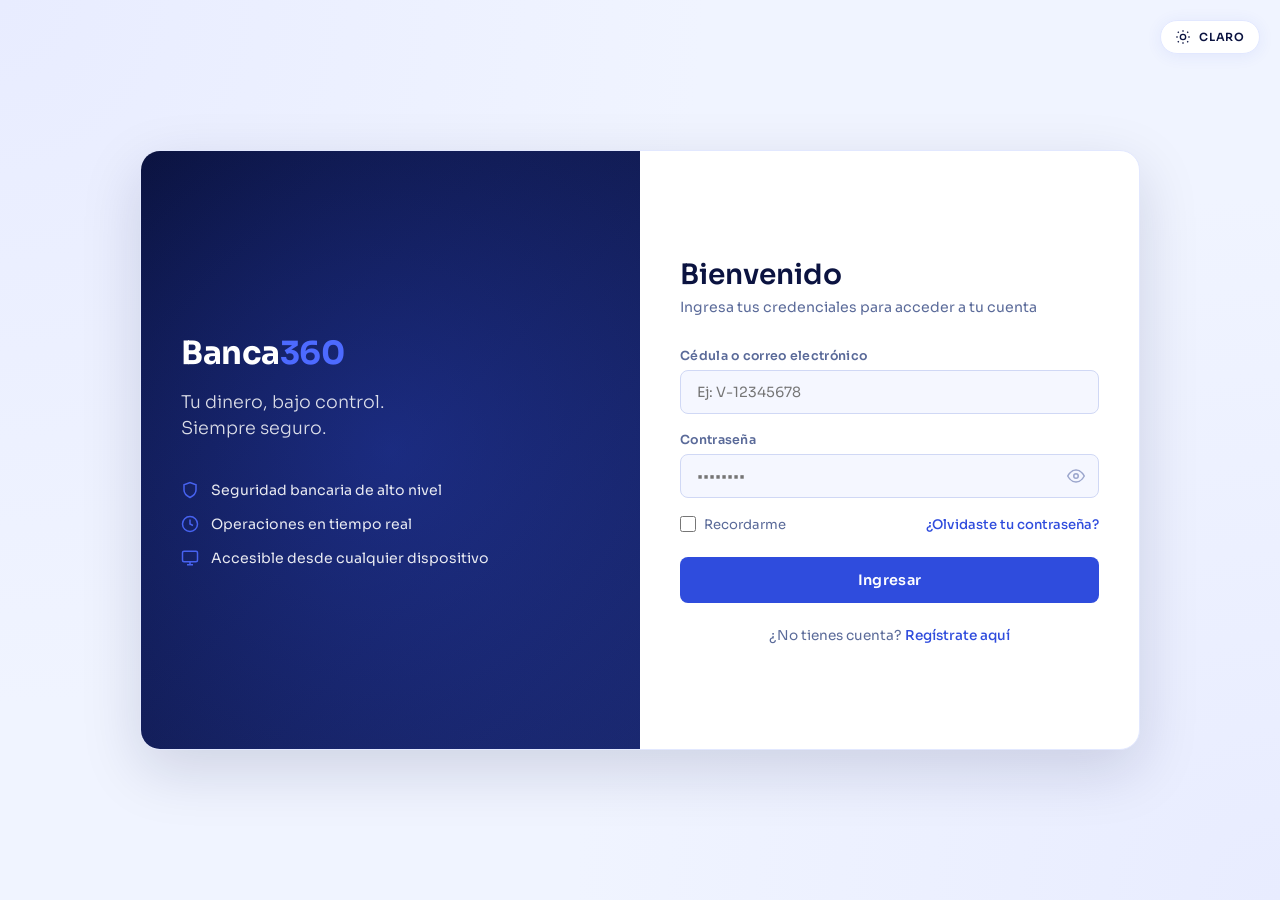
<file: pages/transaction-detail.html>
<!DOCTYPE html>
<html lang="es" data-theme="light">
<head>
  <meta charset="UTF-8"/>
  <meta name="viewport" content="width=device-width, initial-scale=1.0"/>
  <title>Banca 360 — Detalle de transacción</title>

  <link href="https://fonts.googleapis.com/css2?family=Sora:wght@300;400;500;600;700&family=JetBrains+Mono:wght@400;500&display=swap" rel="stylesheet"/>
  <link rel="stylesheet" href="../styles/main.css"/>
  <link rel="stylesheet" href="../styles/dashboard.css"/>
</head>

<body>
  <div class="app-shell">

    <!-- ============ SIDEBAR ============ -->
    <aside class="sidebar">
      <div>
        <div class="sidebar-logo">Banca<span>360</span></div>

        <nav class="sidebar-nav">
          <a href="dashboard.html" class="sidebar-link">Dashboard</a>
          <a href="transfer.html" class="sidebar-link">Transferencias</a>
          <a href="mobile-payment.html" class="sidebar-link">Pago Móvil</a>
          <a href="deposit.html" class="sidebar-link">Depósitos</a>
          <a href="history.html" class="sidebar-link active">Historial</a>
          <a href="profile.html" class="sidebar-link">Perfil</a>
        </nav>
      </div>

      <div class="sidebar-footer">
        <a href="#" class="sidebar-link" onclick="AuthGuard.logout(); return false;">
          Cerrar sesión
        </a>
      </div>
    </aside>

    <!-- ============ MAIN ============ -->
    <main class="app-main">

      <!-- TOPBAR -->
      <header class="topbar">
        <div class="topbar-greeting">
          Hola, <strong id="greetingName">—</strong>
        </div>

        <button class="theme-toggle" onclick="Theme.toggle()">
          <svg id="iconSun" fill="none" stroke="currentColor" stroke-width="2" viewBox="0 0 24 24" width="14" height="14">
            <circle cx="12" cy="12" r="4"/>
            <path d="M12 2v2M12 20v2M4.22 4.22l1.42 1.42M18.36 18.36l1.42 1.42M2 12h2M20 12h2M4.22 19.78l1.42-1.42M18.36 5.64l1.42-1.42"/>
          </svg>
          <svg id="iconMoon" fill="none" stroke="currentColor" stroke-width="2" viewBox="0 0 24 24" width="14" height="14" style="display:none">
            <path d="M21 12.79A9 9 0 1111.21 3 7 7 0 0021 12.79z"/>
          </svg>
          <span id="themeLabel">CLARO</span>
        </button>
      </header>

      <!-- CONTENT -->
      <section class="content">

        <!-- Botón volver -->
        <a href="history.html" class="link-text tx-back-link">← Volver al historial</a>

        <h1 class="page-title">Detalle de transacción</h1>

        <!-- ============ Contenedor del detalle (lo pinta JS) ============ -->
        <div id="txDetailContainer" class="animate-in">
          <!-- Insertado por transaction-detail.js -->
        </div>

      </section>
    </main>

  </div>

  <script src="../js/storage.js"></script>
  <script src="../js/theme.js"></script>
  <script src="../js/auth-guard.js"></script>
  <script src="../js/transaction-detail.js"></script>
  <script>
    const currentUser = AuthGuard.protect();

    if (currentUser) {
      Theme.init();
      TransactionDetail.init(currentUser);
    }
  </script>
</body>
</html>
</file>
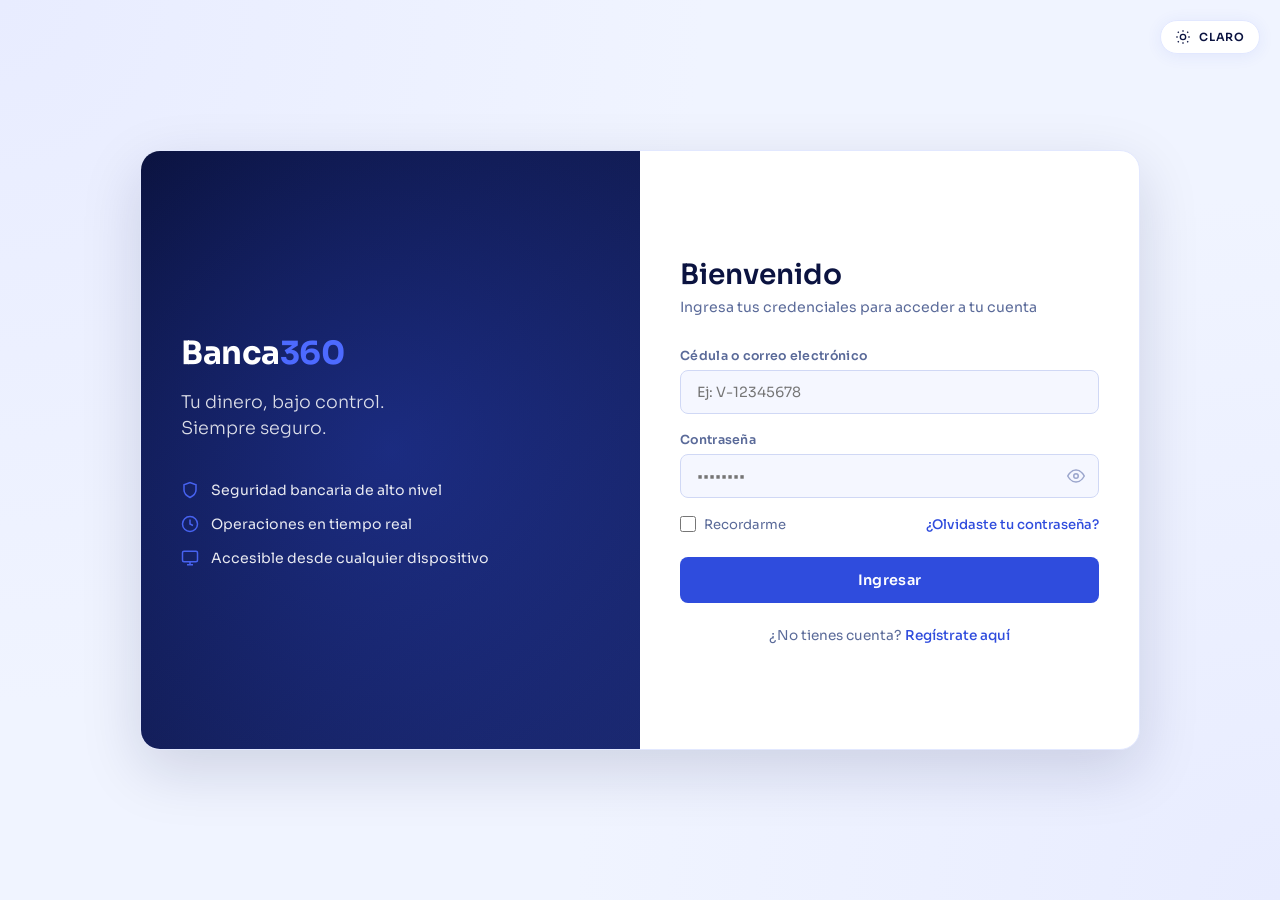
<file: pages/transfer.html>
<!DOCTYPE html>
<html lang="es" data-theme="light">
<head>
  <meta charset="UTF-8"/>
  <meta name="viewport" content="width=device-width, initial-scale=1.0"/>
  <title>Banca 360 — Transferencias</title>

  <link href="https://fonts.googleapis.com/css2?family=Sora:wght@300;400;500;600;700&family=JetBrains+Mono:wght@400;500&display=swap" rel="stylesheet"/>
  <link rel="stylesheet" href="../styles/main.css"/>
  <link rel="stylesheet" href="../styles/dashboard.css"/>
</head>

<body>
  <div class="app-shell">

    <aside class="sidebar">
      <div>
        <div class="sidebar-logo">Banca<span>360</span></div>

        <nav class="sidebar-nav">
          <a href="dashboard.html" class="sidebar-link">Dashboard</a>
          <a href="transfer.html" class="sidebar-link active">Transferencias</a>
          <a href="mobile-payment.html" class="sidebar-link">Pago Móvil</a>
          <a href="deposit.html" class="sidebar-link">Depósitos</a>
          <a href="history.html" class="sidebar-link">Historial</a>
          <a href="profile.html" class="sidebar-link">Perfil</a>
        </nav>
      </div>

      <div class="sidebar-footer">
        <a href="#" class="sidebar-link" onclick="AuthGuard.logout(); return false;">
          Cerrar sesión
        </a>
      </div>
    </aside>

    <main class="app-main">

      <header class="topbar">
        <div class="topbar-greeting">
          Hola, <strong id="greetingName">—</strong>
        </div>

        <button class="theme-toggle" onclick="Theme.toggle()">
          <svg id="iconSun" fill="none" stroke="currentColor" stroke-width="2" viewBox="0 0 24 24" width="14" height="14">
            <circle cx="12" cy="12" r="4"/>
            <path d="M12 2v2M12 20v2M4.22 4.22l1.42 1.42M18.36 18.36l1.42 1.42M2 12h2M20 12h2M4.22 19.78l1.42-1.42M18.36 5.64l1.42-1.42"/>
          </svg>
          <svg id="iconMoon" fill="none" stroke="currentColor" stroke-width="2" viewBox="0 0 24 24" width="14" height="14" style="display:none">
            <path d="M21 12.79A9 9 0 1111.21 3 7 7 0 0021 12.79z"/>
          </svg>
          <span id="themeLabel">CLARO</span>
        </button>
      </header>

      <section class="content">
        <h1 class="page-title">Realizar transferencia</h1>

        <div class="card" style="max-width: 620px;">
          <form id="transferForm" novalidate>

            <div class="input-group">
              <label for="beneficiary">Beneficiario</label>
              <div class="input-wrap">
                <input
                  type="text"
                  id="beneficiary"
                  placeholder="Ej: María Pérez"
                />
              </div>
              <span class="error-msg" id="beneficiaryError">El beneficiario es obligatorio.</span>
            </div>

            <div class="input-group">
              <label for="accountNumber">Número de cuenta</label>
              <div class="input-wrap">
                <input
                  type="text"
                  id="accountNumber"
                  placeholder="Ej: 0102-0000-00-0000000000"
                />
              </div>
              <span class="error-msg" id="accountNumberError">El número de cuenta es obligatorio.</span>
            </div>

            <div class="input-group">
              <label for="amount">Monto a transferir</label>
              <div class="input-wrap">
                <input
                  type="number"
                  id="amount"
                  placeholder="Ej: 100"
                  min="1"
                  step="0.01"
                />
              </div>
              <span class="error-msg" id="amountError">Ingresa un monto válido mayor a cero.</span>
            </div>

            <div class="input-group">
              <label for="description">Descripción</label>
              <div class="input-wrap">
                <input
                  type="text"
                  id="description"
                  placeholder="Ej: Pago de alquiler"
                />
              </div>
              <span class="error-msg" id="descriptionError">La descripción es obligatoria.</span>
            </div>

            <button type="submit" class="btn-primary">
              Transferir
            </button>

            <p id="transferMessage" class="auth-footer-text"></p>
          </form>
        </div>
      </section>

    </main>
  </div>

  <script src="../js/storage.js"></script>
  <script src="../js/theme.js"></script>
  <script src="../js/auth-guard.js"></script>
  <script src="../js/transfer.js"></script>

  <script>
    const currentUser = AuthGuard.protect();

    if (currentUser) {
      Theme.init();
      Transfer.init(currentUser);
    }
  </script>
</body>
</html>
</file>
<file: styles/main.css>
/* ============================================
   VARIABLES — LIGHT THEME (default)
============================================ */
:root {
  /* Fondos */
  --bg-primary:       #f0f4ff;
  --bg-secondary:     #ffffff;
  --bg-card:          #ffffff;
  --bg-sidebar:       #0b1340;
  --bg-sidebar-hover: #162060;
  --bg-input:         #f5f7ff;

  /* Textos */
  --text-primary:     #0b1340;
  --text-secondary:   #5a6a99;
  --text-muted:       #9aa5cc;
  --text-sidebar:     #c8d0f0;
  --text-on-accent:   #ffffff;

  /* Acento */
  --accent:           #2f4cdd;
  --accent-light:     #e8ecff;
  --accent-hover:     #1e38c4;

  /* Estados */
  --success:          #12b76a;
  --success-light:    #d1fae5;
  --danger:           #f04438;
  --danger-light:     #fee4e2;
  --warning:          #f79009;
  --warning-light:    #fef3c7;

  /* Bordes y sombras */
  --border:           #e2e8ff;
  --border-input:     #d0d8f5;
  --shadow-card:      0 2px 16px rgba(47, 76, 221, 0.08);
  --shadow-sidebar:   4px 0 24px rgba(11, 19, 64, 0.18);

  /* Forma */
  --radius-sm:        8px;
  --radius-md:        14px;
  --radius-lg:        20px;
  --sidebar-width:    240px;

  /* Transición global */
  --transition:       all 0.25s ease;
}

/* ============================================
   VARIABLES — DARK THEME
============================================ */
[data-theme="dark"] {
  --bg-primary:       #080e2a;
  --bg-secondary:     #0f1a3e;
  --bg-card:          #131f4a;
  --bg-sidebar:       #060d26;
  --bg-sidebar-hover: #0f1a3e;
  --bg-input:         #0f1a3e;

  --text-primary:     #e8ecff;
  --text-secondary:   #8a97cc;
  --text-muted:       #4a5a8a;
  --text-sidebar:     #8a97cc;

  --accent:           #4d6aff;
  --accent-light:     #1a2660;
  --accent-hover:     #6680ff;

  --success-light:    #0a2e1e;
  --danger-light:     #2e0f0d;
  --warning-light:    #2e1f00;

  --border:           #1e2d60;
  --border-input:     #1e2d60;
  --shadow-card:      0 2px 16px rgba(0, 0, 0, 0.35);
  --shadow-sidebar:   4px 0 24px rgba(0, 0, 0, 0.5);
}

/* ============================================
   RESET & BASE
============================================ */
*, *::before, *::after {
  box-sizing: border-box;
  margin: 0;
  padding: 0;
}

html { font-size: 16px; }

body {
  font-family: 'Sora', sans-serif;
  background: var(--bg-primary);
  color: var(--text-primary);
  min-height: 100vh;
  transition: var(--transition);
}

a { text-decoration: none; color: inherit; }

/* ============================================
   TIPOGRAFÍA (importar en cada HTML)
   <link href="https://fonts.googleapis.com/css2?
   family=Sora:wght@300;400;500;600;700&
   family=JetBrains+Mono:wght@400;500&display=swap"
   rel="stylesheet"/>
============================================ */

.font-mono { font-family: 'JetBrains Mono', monospace; }

/* ============================================
   COMPONENTES GLOBALES
============================================ */

/* --- Botón primario --- */
.btn-primary {
  display: inline-flex;
  align-items: center;
  justify-content: center;
  gap: 8px;
  width: 100%;
  padding: 14px 24px;
  background: var(--accent);
  color: var(--text-on-accent);
  border: none;
  border-radius: var(--radius-sm);
  font-family: 'Sora', sans-serif;
  font-size: 0.9rem;
  font-weight: 600;
  cursor: pointer;
  transition: var(--transition);
  letter-spacing: 0.3px;
}

.btn-primary:hover:not(:disabled) {
  background: var(--accent-hover);
  transform: translateY(-1px);
  box-shadow: 0 4px 16px rgba(47, 76, 221, 0.35);
}

.btn-primary:disabled {
  opacity: 0.75;
  cursor: not-allowed;
}

/* --- Botón outline --- */
.btn-outline {
  display: inline-flex;
  align-items: center;
  justify-content: center;
  gap: 8px;
  width: 100%;
  padding: 13px 24px;
  background: transparent;
  color: var(--accent);
  border: 1.5px solid var(--accent);
  border-radius: var(--radius-sm);
  font-family: 'Sora', sans-serif;
  font-size: 0.9rem;
  font-weight: 600;
  cursor: pointer;
  transition: var(--transition);
}

.btn-outline:hover {
  background: var(--accent-light);
}

/* --- Input --- */
.input-group {
  display: flex;
  flex-direction: column;
  gap: 6px;
  margin-bottom: 18px;
}

.input-group label {
  font-size: 0.78rem;
  font-weight: 600;
  color: var(--text-secondary);
  letter-spacing: 0.3px;
}

.input-wrap {
  position: relative;
}

.input-wrap input {
  width: 100%;
  padding: 12px 16px;
  background: var(--bg-input);
  border: 1.5px solid var(--border-input);
  border-radius: var(--radius-sm);
  font-family: 'Sora', sans-serif;
  font-size: 0.88rem;
  color: var(--text-primary);
  transition: var(--transition);
  outline: none;
}

.input-wrap input:focus {
  border-color: var(--accent);
  background: var(--bg-secondary);
  box-shadow: 0 0 0 3px rgba(47, 76, 221, 0.1);
}

.input-wrap input.error {
  border-color: var(--danger);
  box-shadow: 0 0 0 3px rgba(240, 68, 56, 0.1);
}

.input-wrap .input-icon {
  position: absolute;
  right: 14px;
  top: 50%;
  transform: translateY(-50%);
  color: var(--text-muted);
  cursor: pointer;
  display: flex;
  align-items: center;
}

.input-wrap .input-icon svg { width: 18px; height: 18px; }

.input-wrap input.has-icon { padding-right: 44px; }

/* Mensaje de error */
.error-msg {
  font-size: 0.72rem;
  color: var(--danger);
  margin-top: 4px;
  display: none;
}

.error-msg.visible { display: block; }

/* --- Card --- */
.card {
  background: var(--bg-card);
  border: 1px solid var(--border);
  border-radius: var(--radius-lg);
  box-shadow: var(--shadow-card);
  padding: 28px;
}

/* --- Spinner --- */
.spinner {
  width: 22px;
  height: 22px;
  border: 3px solid rgba(255, 255, 255, 0.35);
  border-top-color: #fff;
  border-radius: 50%;
  animation: spin 0.7s linear infinite;
  display: none;
}

@keyframes spin {
  to { transform: rotate(360deg); }
}

/* --- Badge --- */
.badge {
  font-size: 0.62rem;
  font-weight: 600;
  padding: 3px 10px;
  border-radius: 999px;
  text-transform: uppercase;
  letter-spacing: 0.5px;
  display: inline-block;
}

.badge.success { background: var(--success-light); color: var(--success); }
.badge.danger  { background: var(--danger-light);  color: var(--danger); }
.badge.warning { background: var(--warning-light); color: var(--warning); }
.badge.accent  { background: var(--accent-light);  color: var(--accent); }

/* --- Animación entrada --- */
@keyframes fadeSlideUp {
  from { opacity: 0; transform: translateY(20px); }
  to   { opacity: 1; transform: translateY(0); }
}

.animate-in { animation: fadeSlideUp 0.4s ease both; }
</file>
<file: styles/auth.css>
/* ============================================
   AUTH PAGES — Login / Registro / Recuperación
   Depende de las variables definidas en main.css
============================================ */

/* --- Body en páginas de autenticación --- */
.auth-page {
  min-height: 100vh;
  display: flex;
  align-items: center;
  justify-content: center;
  padding: 24px;
  background:
    radial-gradient(circle at 0% 0%,   var(--accent-light) 0%, transparent 45%),
    radial-gradient(circle at 100% 100%, var(--accent-light) 0%, transparent 45%),
    var(--bg-primary);
}

/* ============================================
   CONTENEDOR PRINCIPAL (dos columnas)
============================================ */
.auth-container {
  display: grid;
  grid-template-columns: 1fr 1fr;
  width: 100%;
  max-width: 1000px;
  min-height: 600px;
  background: var(--bg-card);
  border-radius: var(--radius-lg);
  box-shadow: 0 20px 60px rgba(11, 19, 64, 0.15);
  border: 1px solid var(--border);
  overflow: hidden;
}

/* ============================================
   PANEL IZQUIERDO — Branding
============================================ */
.auth-brand {
  position: relative;
  padding: 48px 40px;
  display: flex;
  flex-direction: column;
  justify-content: center;
  background: linear-gradient(135deg, #0b1340 0%, #1a2870 100%);
  color: #ffffff;
  overflow: hidden;
}

/* Halo decorativo */
.auth-brand::before {
  content: '';
  position: absolute;
  top: -50%;
  right: -50%;
  width: 200%;
  height: 200%;
  background: radial-gradient(circle, rgba(47, 76, 221, 0.30) 0%, transparent 50%);
  pointer-events: none;
}

.brand-logo {
  position: relative;
  font-size: 2rem;
  font-weight: 700;
  letter-spacing: -0.5px;
  margin-bottom: 16px;
}

.brand-logo span {
  color: #4d6aff;
}

.brand-tagline {
  position: relative;
  font-size: 1.1rem;
  font-weight: 300;
  line-height: 1.5;
  opacity: 0.85;
  margin-bottom: 40px;
}

.brand-features {
  position: relative;
  display: flex;
  flex-direction: column;
  gap: 16px;
}

.brand-feature {
  display: flex;
  align-items: center;
  gap: 12px;
  font-size: 0.88rem;
  font-weight: 400;
  opacity: 0.9;
}

.brand-feature svg {
  flex-shrink: 0;
  color: #4d6aff;
}

/* ============================================
   PANEL DERECHO — Formulario
============================================ */
.auth-form-panel {
  padding: 48px 40px;
  display: flex;
  flex-direction: column;
  justify-content: center;
  overflow-y: auto;
}

.auth-form-header {
  margin-bottom: 32px;
}

.auth-form-header h1 {
  font-size: 1.75rem;
  font-weight: 600;
  color: var(--text-primary);
  margin-bottom: 6px;
}

.auth-form-header p {
  font-size: 0.88rem;
  color: var(--text-secondary);
}

/* ============================================
   OPCIONES DE LOGIN (Recordarme + ¿Olvidé?)
============================================ */
.login-options {
  display: flex;
  align-items: center;
  justify-content: space-between;
  margin-bottom: 24px;
  font-size: 0.82rem;
}

.checkbox-wrap {
  display: flex;
  align-items: center;
  gap: 8px;
  color: var(--text-secondary);
  cursor: pointer;
  user-select: none;
}

.checkbox-wrap input[type="checkbox"] {
  width: 16px;
  height: 16px;
  accent-color: var(--accent);
  cursor: pointer;
}

/* ============================================
   ENLACES Y FOOTER
============================================ */
.link-text {
  color: var(--accent);
  font-weight: 500;
  transition: var(--transition);
}

.link-text:hover {
  color: var(--accent-hover);
  text-decoration: underline;
}

.auth-footer-text {
  text-align: center;
  margin-top: 24px;
  font-size: 0.85rem;
  color: var(--text-secondary);
}

/* ============================================
   BOTÓN FLOTANTE DE TEMA
============================================ */
.theme-toggle-float {
  position: fixed;
  top: 20px;
  right: 20px;
  z-index: 100;
  display: inline-flex;
  align-items: center;
  gap: 8px;
  padding: 8px 14px;
  background: var(--bg-card);
  color: var(--text-primary);
  border: 1px solid var(--border);
  border-radius: 999px;
  font-family: 'Sora', sans-serif;
  font-size: 0.7rem;
  font-weight: 600;
  letter-spacing: 0.8px;
  cursor: pointer;
  box-shadow: var(--shadow-card);
  transition: var(--transition);
}

.theme-toggle-float:hover {
  transform: translateY(-2px);
  box-shadow: 0 6px 20px rgba(47, 76, 221, 0.18);
}

/* Error general del formulario (credenciales inválidas) */
.login-general-error {
  text-align: center;
  padding: 10px 14px;
  margin-bottom: 14px;
  background: var(--danger-light);
  border: 1px solid var(--danger);
  border-radius: var(--radius-sm);
  font-size: 0.78rem;
  font-weight: 500;
}

/* ============================================
   REGISTRO — Componentes adicionales
============================================ */

/* Hint pequeño al lado del label */
.field-hint {
  font-size: 0.7rem;
  color: var(--text-muted);
  font-weight: 500;
  text-transform: none;
  letter-spacing: 0;
  margin-left: 4px;
}

/* Texto descriptivo arriba de un campo */
.form-hint {
  font-size: 0.78rem;
  color: var(--text-secondary);
  margin-bottom: 14px;
  line-height: 1.5;
}

/* Separador con título central ("Pregunta de seguridad") */
.form-divider {
  display: flex;
  align-items: center;
  gap: 12px;
  margin: 8px 0 16px;
}

.form-divider::before,
.form-divider::after {
  content: '';
  flex: 1;
  height: 1px;
  background: var(--border);
}

.form-divider span {
  font-size: 0.72rem;
  font-weight: 600;
  color: var(--text-secondary);
  text-transform: uppercase;
  letter-spacing: 1px;
}

/* Select (dropdown de preguntas de seguridad) */
.select-input {
  width: 100%;
  padding: 12px 16px;
  background: var(--bg-input);
  border: 1.5px solid var(--border-input);
  border-radius: var(--radius-sm);
  font-family: 'Sora', sans-serif;
  font-size: 0.88rem;
  color: var(--text-primary);
  cursor: pointer;
  outline: none;
  transition: var(--transition);
  appearance: none;
  background-image: url("data:image/svg+xml,%3Csvg xmlns='http://www.w3.org/2000/svg' width='16' height='16' viewBox='0 0 24 24' fill='none' stroke='%235a6a99' stroke-width='2'%3E%3Cpolyline points='6 9 12 15 18 9'/%3E%3C/svg%3E");
  background-repeat: no-repeat;
  background-position: right 14px center;
  padding-right: 40px;
}

.select-input:focus {
  border-color: var(--accent);
  background-color: var(--bg-secondary);
  box-shadow: 0 0 0 3px rgba(47, 76, 221, 0.1);
}

.select-input.error {
  border-color: var(--danger);
  box-shadow: 0 0 0 3px rgba(240, 68, 56, 0.1);
}

/* Mensaje de feedback (éxito / error) */
.form-message {
  font-size: 0.82rem;
  padding: 10px 14px;
  border-radius: var(--radius-sm);
  margin-bottom: 14px;
  display: none;
  text-align: center;
}

.form-message.visible { display: block; }

.form-message.success {
  background: var(--success-light);
  color: var(--success);
}

.form-message.error {
  background: var(--danger-light);
  color: var(--danger);
}

/* ============================================
   RECUPERACIÓN — Indicador de pasos
============================================ */
.step-indicator {
  display: flex;
  align-items: center;
  justify-content: center;
  margin-bottom: 28px;
  gap: 8px;
}

.step-dot {
  width: 32px;
  height: 32px;
  border-radius: 50%;
  display: flex;
  align-items: center;
  justify-content: center;
  font-size: 0.82rem;
  font-weight: 600;
  background: var(--bg-input);
  color: var(--text-muted);
  border: 2px solid var(--border);
  transition: var(--transition);
}

.step-dot.active {
  background: var(--accent);
  color: var(--text-on-accent);
  border-color: var(--accent);
  box-shadow: 0 0 0 4px rgba(47, 76, 221, 0.15);
}

.step-dot.completed {
  background: var(--success);
  color: #ffffff;
  border-color: var(--success);
}

.step-line {
  width: 48px;
  height: 2px;
  background: var(--border);
  transition: var(--transition);
}

.step-line.completed {
  background: var(--success);
}

/* Caja que muestra la pregunta de seguridad */
.security-question-box {
  background: var(--accent-light);
  border-left: 3px solid var(--accent);
  border-radius: var(--radius-sm);
  padding: 14px 16px;
  margin-bottom: 18px;
}

.security-question-label {
  font-size: 0.7rem;
  font-weight: 600;
  color: var(--accent);
  text-transform: uppercase;
  letter-spacing: 0.5px;
}

.security-question-text {
  font-size: 0.95rem;
  font-weight: 500;
  color: var(--text-primary);
  margin-top: 4px;
}

/* Botón de volver al paso anterior */
.recover-back {
  display: inline-block;
  margin-top: 16px;
  font-size: 0.82rem;
}

/* ============================================
   RESPONSIVE — colapsa a una columna
============================================ */
@media (max-width: 768px) {
  .auth-container {
    grid-template-columns: 1fr;
    min-height: auto;
  }

  .auth-brand {
    padding: 32px 28px;
  }

  .brand-tagline {
    margin-bottom: 24px;
  }

  .auth-form-panel {
    padding: 36px 28px;
  }
}
</file>
<file: styles/dashboard.css>
/* ============================================
   DASHBOARD LAYOUT
============================================ */

.app-shell {
  display: flex;
  min-height: 100vh;
  background: var(--bg-primary);
}

/* Sidebar */
.sidebar {
  width: var(--sidebar-width);
  background: var(--bg-sidebar);
  color: var(--text-sidebar);
  padding: 24px 18px;
  display: flex;
  flex-direction: column;
  justify-content: space-between;
  box-shadow: var(--shadow-sidebar);
}

.sidebar-logo {
  font-size: 1.4rem;
  font-weight: 700;
  color: #ffffff;
  margin-bottom: 32px;
}

.sidebar-logo span {
  color: var(--accent);
}

.sidebar-nav {
  display: flex;
  flex-direction: column;
  gap: 8px;
}

.sidebar-link {
  display: flex;
  align-items: center;
  gap: 12px;
  padding: 11px 12px;
  border-radius: var(--radius-sm);
  color: var(--text-sidebar);
  font-size: 0.86rem;
  transition: var(--transition);
}

.sidebar-link:hover,
.sidebar-link.active {
  background: var(--bg-sidebar-hover);
  color: #ffffff;
}

/* CLAVE: esto arregla los íconos gigantes */
.sidebar-link svg {
  width: 18px;
  height: 18px;
  flex-shrink: 0;
}

/* Main */
.app-main {
  flex: 1;
  min-width: 0;
}

.topbar {
  height: 72px;
  background: var(--bg-card);
  border-bottom: 1px solid var(--border);
  display: flex;
  align-items: center;
  justify-content: space-between;
  padding: 0 32px;
}

.topbar-greeting {
  color: var(--text-secondary);
  font-size: 0.9rem;
}

.topbar-greeting strong {
  color: var(--text-primary);
}

.theme-toggle {
  display: inline-flex;
  align-items: center;
  gap: 8px;
  padding: 8px 14px;
  border: 1px solid var(--border);
  border-radius: 999px;
  background: var(--bg-card);
  color: var(--text-primary);
  cursor: pointer;
  font-family: 'Sora', sans-serif;
  font-size: 0.72rem;
  font-weight: 600;
}

.content {
  padding: 32px;
}

.page-title {
  font-size: 1.6rem;
  margin-bottom: 24px;
}

/* Balance */
.balance-card {
  background: linear-gradient(135deg, #0b1340 0%, #1a2870 100%);
  color: white;
  border-radius: var(--radius-lg);
  padding: 28px;
  margin-bottom: 24px;
  box-shadow: var(--shadow-card);
}

.balance-label {
  font-size: 0.85rem;
  opacity: 0.75;
  margin-bottom: 10px;
}

.balance-row {
  display: flex;
  align-items: center;
  justify-content: space-between;
}

.balance-amount {
  font-size: 2rem;
  font-weight: 700;
}

.balance-toggle {
  width: 40px;
  height: 40px;
  border: none;
  border-radius: 999px;
  background: rgba(255, 255, 255, 0.12);
  color: white;
  display: flex;
  align-items: center;
  justify-content: center;
  cursor: pointer;
}

.balance-toggle svg {
  width: 18px;
  height: 18px;
}

/* Quick actions */
.quick-actions {
  display: grid;
  grid-template-columns: repeat(3, 1fr);
  gap: 18px;
  margin-bottom: 32px;
}

.quick-action {
  background: var(--bg-card);
  border: 1px solid var(--border);
  border-radius: var(--radius-md);
  padding: 20px;
  display: flex;
  align-items: center;
  gap: 12px;
  color: var(--text-primary);
  box-shadow: var(--shadow-card);
  transition: var(--transition);
}

.quick-action:hover {
  transform: translateY(-2px);
  border-color: var(--accent);
}

.quick-action svg {
  width: 22px;
  height: 22px;
  color: var(--accent);
}

/* Transactions */
.section-header {
  display: flex;
  align-items: center;
  justify-content: space-between;
  margin-bottom: 14px;
}

.section-title {
  font-size: 1.1rem;
}

.tx-list {
  display: flex;
  flex-direction: column;
  gap: 12px;
}

.transaction-card {
  background: var(--bg-card);
  border: 1px solid var(--border);
  border-radius: var(--radius-md);
  padding: 16px 18px;
  display: flex;
  justify-content: space-between;
  align-items: center;
  box-shadow: var(--shadow-card);
}

.transaction-card p {
  color: var(--text-secondary);
  font-size: 0.78rem;
  margin-top: 4px;
}

.amount-in {
  color: var(--success);
  font-weight: 700;
}

.amount-out {
  color: var(--danger);
  font-weight: 700;
}

/* ============================================
   HISTORY FILTERS
============================================ */

.filter-btn {
  padding: 10px 16px;
  border: 1px solid var(--border);
  border-radius: 999px;
  background: var(--bg-card);
  color: var(--text-secondary);
  font-family: 'Sora', sans-serif;
  font-size: 0.82rem;
  font-weight: 600;
  cursor: pointer;
  transition: var(--transition);
}

.filter-btn:hover,
.filter-btn.active {
  background: var(--accent);
  color: var(--text-on-accent);
  border-color: var(--accent);
}

/* ============================================
   PROFILE — Encabezado, grid y zona de logout
============================================ */

.profile-header {
  display: flex;
  align-items: center;
  gap: 20px;
  background: var(--bg-card);
  border: 1px solid var(--border);
  border-radius: var(--radius-lg);
  padding: 24px 28px;
  margin-bottom: 24px;
  box-shadow: var(--shadow-card);
}

.profile-avatar {
  width: 72px;
  height: 72px;
  border-radius: 50%;
  background: linear-gradient(135deg, #0b1340 0%, #2f4cdd 100%);
  color: #ffffff;
  display: flex;
  align-items: center;
  justify-content: center;
  font-size: 1.6rem;
  font-weight: 700;
  letter-spacing: 1px;
  flex-shrink: 0;
}

.profile-header-info h2 {
  font-size: 1.25rem;
  margin-bottom: 4px;
}

.profile-header-info p {
  color: var(--text-secondary);
  font-size: 0.85rem;
  margin-bottom: 8px;
}

.profile-grid {
  display: grid;
  grid-template-columns: 1fr 1fr;
  gap: 24px;
}

@media (max-width: 960px) {
  .profile-grid {
    grid-template-columns: 1fr;
  }
}

.field-hint {
  font-size: 0.7rem;
  color: var(--text-muted);
  font-weight: 500;
  text-transform: none;
  letter-spacing: 0;
  margin-left: 4px;
}

.input-wrap input:disabled {
  background: var(--bg-input);
  color: var(--text-muted);
  cursor: not-allowed;
  opacity: 0.85;
}

.form-message {
  font-size: 0.82rem;
  padding: 10px 14px;
  border-radius: var(--radius-sm);
  margin-bottom: 14px;
  display: none;
}

.form-message.visible {
  display: block;
}

.form-message.success {
  background: var(--success-light);
  color: var(--success);
}

.form-message.error {
  background: var(--danger-light);
  color: var(--danger);
}

.logout-zone {
  display: flex;
  justify-content: space-between;
  align-items: center;
  gap: 20px;
  flex-wrap: wrap;
}

.logout-zone-text {
  color: var(--text-secondary);
  font-size: 0.85rem;
  margin-top: 4px;
}

.btn-logout {
  width: auto;
  padding: 12px 22px;
  border-color: var(--danger);
  color: var(--danger);
}

.btn-logout:hover {
  background: var(--danger-light);
}

.btn-logout svg {
  width: 18px;
  height: 18px;
}

/* ============================================
   LOGOUT SCREEN — "Sesión finalizada"
============================================ */

.logout-screen {
  min-height: 100vh;
  display: flex;
  align-items: center;
  justify-content: center;
  padding: 24px;
  background:
    radial-gradient(circle at 20% 20%, rgba(47, 76, 221, 0.08), transparent 40%),
    radial-gradient(circle at 80% 80%, rgba(47, 76, 221, 0.06), transparent 40%),
    var(--bg-primary);
}

.logout-card {
  background: var(--bg-card);
  border: 1px solid var(--border);
  border-radius: var(--radius-lg);
  padding: 48px 40px;
  max-width: 440px;
  width: 100%;
  text-align: center;
  box-shadow: var(--shadow-card);
}

.logout-icon {
  width: 80px;
  height: 80px;
  margin: 0 auto 20px;
  border-radius: 50%;
  background: var(--success-light);
  color: var(--success);
  display: flex;
  align-items: center;
  justify-content: center;
}

.logout-icon svg {
  width: 40px;
  height: 40px;
}

.logout-title {
  font-size: 1.6rem;
  margin-bottom: 10px;
  color: var(--text-primary);
}

.logout-subtitle {
  color: var(--text-secondary);
  font-size: 0.92rem;
  line-height: 1.55;
  margin-bottom: 28px;
}

.logout-action {
  width: 100%;
}

.logout-brand {
  margin-top: 28px;
  padding-top: 20px;
  border-top: 1px solid var(--border);
  font-size: 0.95rem;
  font-weight: 700;
  color: var(--text-secondary);
  letter-spacing: 0.5px;
}

.logout-brand span {
  color: var(--accent);
}

/* ============================================
   TRANSACCIÓN: tarjetas clickeables (lista)
============================================ */

.transaction-card-link {
  text-decoration: none;
  color: inherit;
  cursor: pointer;
  transition: var(--transition);
}

.transaction-card-link:hover {
  transform: translateY(-2px);
  border-color: var(--accent);
  box-shadow: 0 6px 22px rgba(47, 76, 221, 0.12);
}

.tx-card-right {
  display: flex;
  align-items: center;
  gap: 12px;
}

.tx-card-arrow {
  color: var(--text-muted);
  font-size: 1.1rem;
  font-weight: 700;
  transition: var(--transition);
}

.transaction-card-link:hover .tx-card-arrow {
  color: var(--accent);
  transform: translateX(4px);
}

/* ============================================
   TRANSACTION DETAIL — Vista individual
============================================ */

.tx-back-link {
  display: inline-block;
  margin-bottom: 14px;
  font-size: 0.88rem;
}

.tx-detail-header {
  background: var(--bg-card);
  border: 1px solid var(--border);
  border-radius: var(--radius-lg);
  padding: 28px;
  margin-bottom: 24px;
  display: flex;
  align-items: center;
  gap: 22px;
  flex-wrap: wrap;
  box-shadow: var(--shadow-card);
}

.tx-detail-icon {
  width: 64px;
  height: 64px;
  border-radius: 50%;
  display: flex;
  align-items: center;
  justify-content: center;
  flex-shrink: 0;
}

.tx-detail-icon.in {
  background: var(--success-light);
  color: var(--success);
}

.tx-detail-icon.out {
  background: var(--danger-light);
  color: var(--danger);
}

.tx-detail-icon svg {
  width: 28px;
  height: 28px;
}

.tx-detail-header-info {
  flex: 1;
  min-width: 0;
}

.tx-detail-description {
  font-size: 1.3rem;
  font-weight: 600;
  margin: 10px 0 4px;
  color: var(--text-primary);
}

.tx-detail-counterparty {
  font-size: 0.88rem;
  color: var(--text-secondary);
}

.tx-detail-amount {
  font-size: 1.8rem;
  font-weight: 700;
  font-family: 'JetBrains Mono', monospace;
  white-space: nowrap;
}

.tx-detail-card {
  margin-bottom: 16px;
}

.tx-detail-grid {
  display: grid;
  grid-template-columns: 1fr;
  gap: 0;
}

.tx-detail-row {
  display: grid;
  grid-template-columns: 200px 1fr;
  gap: 16px;
  padding: 12px 0;
  border-bottom: 1px solid var(--border);
  align-items: baseline;
}

.tx-detail-row:last-child {
  border-bottom: none;
}

.tx-detail-row dt {
  font-size: 0.78rem;
  font-weight: 600;
  color: var(--text-secondary);
  text-transform: uppercase;
  letter-spacing: 0.5px;
}

.tx-detail-row dd {
  font-size: 0.92rem;
  color: var(--text-primary);
  word-break: break-word;
}

.tx-detail-id {
  font-size: 0.78rem;
  color: var(--text-muted);
}

.tx-detail-actions {
  display: flex;
  justify-content: flex-end;
  margin-top: 24px;
}

.tx-detail-actions .btn-outline {
  width: auto;
  padding: 11px 22px;
}

@media (max-width: 720px) {
  .tx-detail-row {
    grid-template-columns: 1fr;
    gap: 4px;
    padding: 14px 0;
  }
  .tx-detail-amount {
    font-size: 1.4rem;
  }
}

.tx-detail-empty {
  text-align: center;
  padding: 48px 28px;
}

.tx-detail-empty-icon {
  width: 72px;
  height: 72px;
  margin: 0 auto 18px;
  border-radius: 50%;
  background: var(--warning-light);
  color: var(--warning);
  display: flex;
  align-items: center;
  justify-content: center;
}

.tx-detail-empty-icon svg {
  width: 36px;
  height: 36px;
}

.tx-detail-empty h2 {
  font-size: 1.2rem;
  margin-bottom: 6px;
}

.tx-detail-empty p {
  font-size: 0.9rem;
  color: var(--text-secondary);
}
</file>
